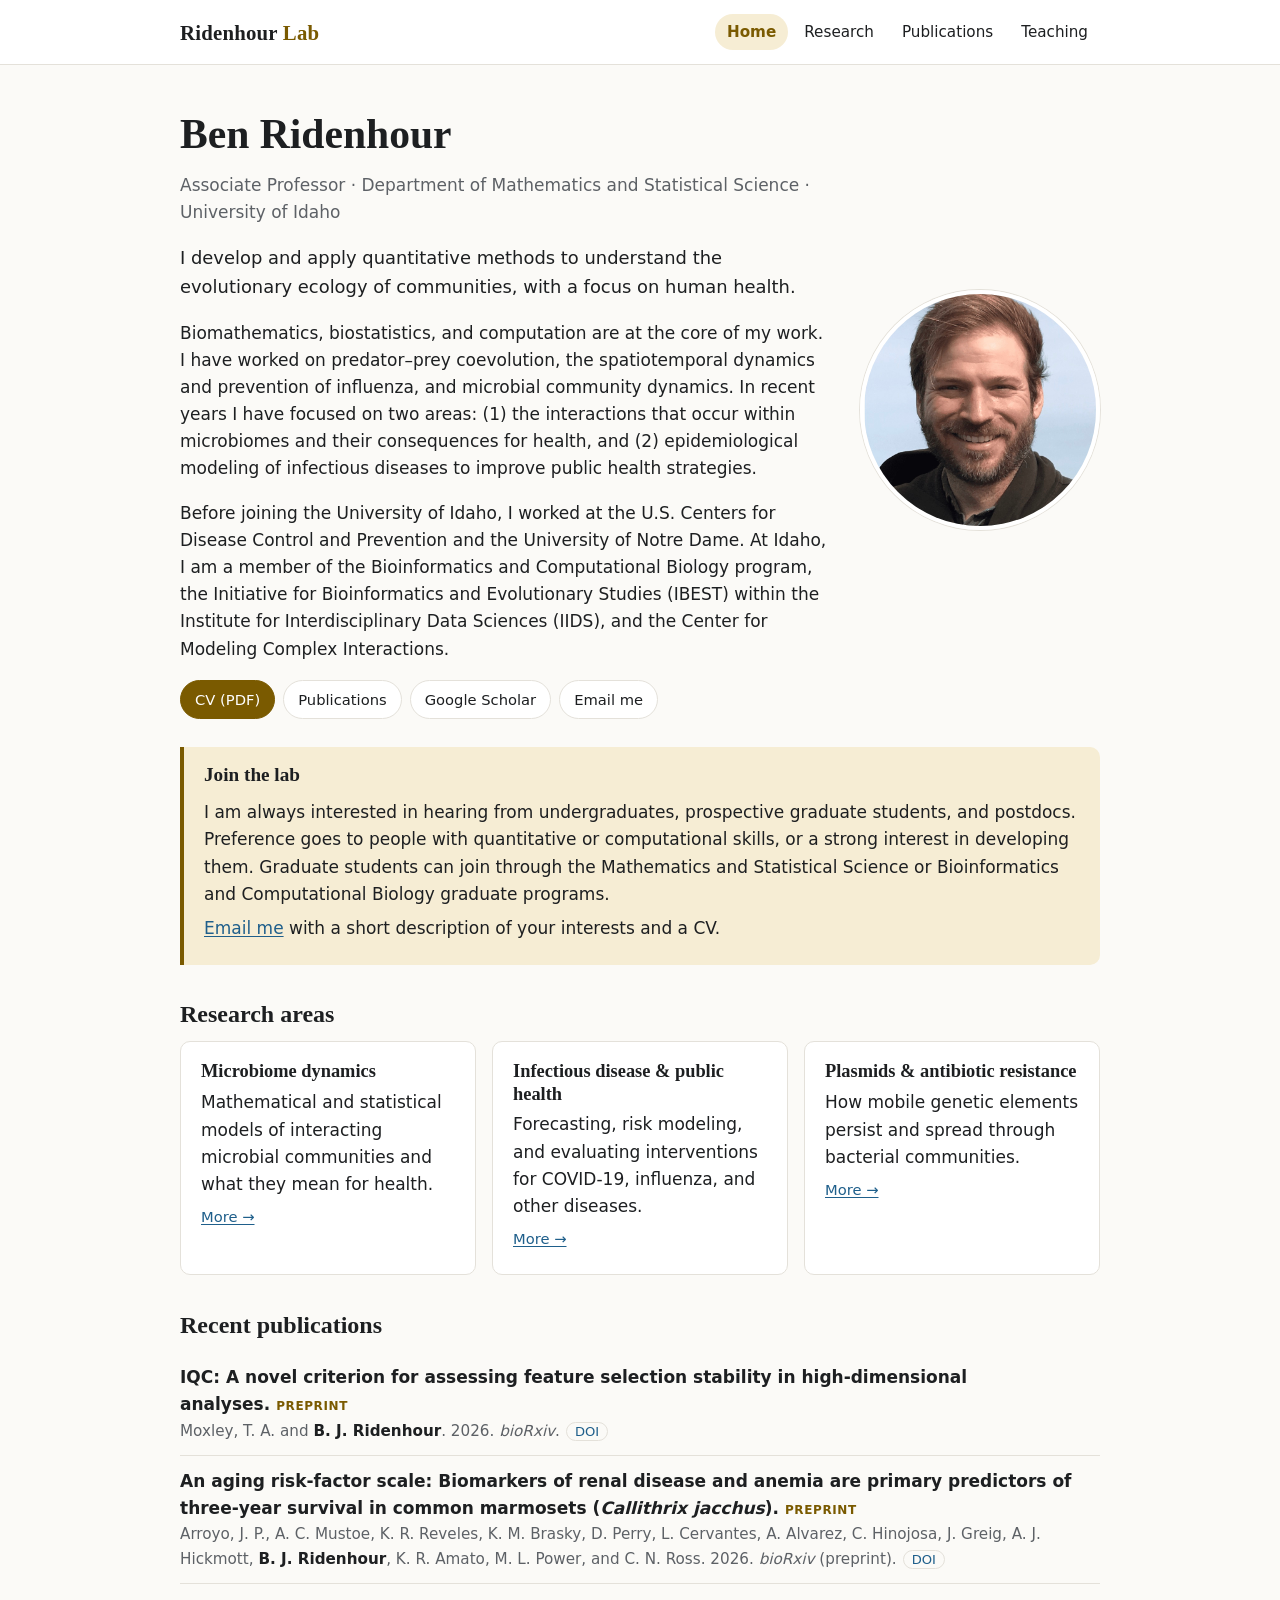
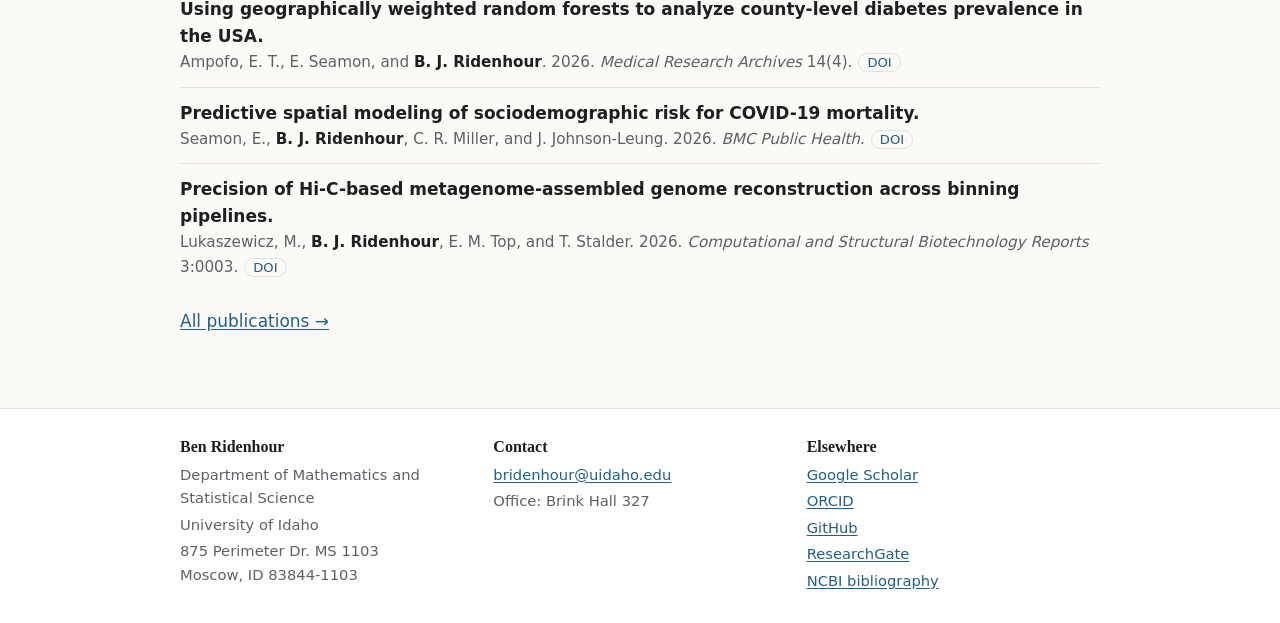
<file: index.html>
<!doctype html>
<html lang="en">
<head>
<meta charset="utf-8">
<meta name="viewport" content="width=device-width, initial-scale=1">
<title>Ridenhour Lab · Quantitative evolutionary ecology &amp; human health</title>
<meta name="description" content="Ben Ridenhour&#x27;s lab at the University of Idaho develops mathematical and statistical methods to understand microbial communities, infectious disease, and human health.">
<meta property="og:title" content="Ridenhour Lab · Quantitative evolutionary ecology &amp; human health">
<meta property="og:description" content="Ben Ridenhour&#x27;s lab at the University of Idaho develops mathematical and statistical methods to understand microbial communities, infectious disease, and human health.">
<meta property="og:type" content="website">
<meta property="og:url" content="https://ridenhourlab.org/">
<link rel="canonical" href="https://ridenhourlab.org/">
<link rel="icon" href="assets/favicon.svg" type="image/svg+xml">
<link rel="stylesheet" href="assets/style.css">
</head>
<body>
<a class="skip" href="#main">Skip to content</a>
<header class="site-header">
  <div class="wrap">
    <a class="brand" href="./">Ridenhour <span>Lab</span></a>
    <nav aria-label="Main">
      <ul>
        <li><a href="./" aria-current="page">Home</a></li>
        <li><a href="research.html">Research</a></li>
        <li><a href="publications.html">Publications</a></li>
        <li><a href="teaching.html">Teaching</a></li>
      </ul>
    </nav>
  </div>
</header>
<main id="main">
  <div class="wrap">
<section class="hero has-photo">
  <div>
    <h1>Ben Ridenhour</h1>
    <p class="role">Associate Professor · Department of Mathematics and Statistical Science · University of Idaho</p>
    <p class="lede">I develop and apply quantitative methods to understand the evolutionary ecology of communities, with a focus on human health.</p>
    <p>Biomathematics, biostatistics, and computation are at the core of my work. I have worked on predator–prey coevolution, the spatiotemporal dynamics and prevention of influenza, and microbial community dynamics. In recent years I have focused on two areas: (1) the interactions that occur within microbiomes and their consequences for health, and (2) epidemiological modeling of infectious diseases to improve public health strategies.</p>
    <p>Before joining the University of Idaho, I worked at the U.S. Centers for Disease Control and Prevention and the University of Notre Dame. At Idaho, I am a member of the Bioinformatics and Computational Biology program, the Initiative for Bioinformatics and Evolutionary Studies (IBEST) within the Institute for Interdisciplinary Data Sciences (IIDS), and the Center for Modeling Complex Interactions.</p>
    <ul class="links">
      <li><a class="btn primary" href="cv/Ridenhour-CV.pdf">CV (PDF)</a></li>
      <li><a class="btn" href="publications.html">Publications</a></li>
      <li><a class="btn" href="https://scholar.google.com/citations?hl=en&amp;user=3RJv6XwAAAAJ">Google Scholar</a></li>
      <li><a class="btn" href="mailto:bridenhour@uidaho.edu">Email me</a></li>
    </ul>
  </div>
  <img class="photo" src="assets/headshot.jpg" alt="Ben Ridenhour" width="240" height="240">
</section>

<div class="callout">
  <h2>Join the lab</h2>
  <p>I am always interested in hearing from undergraduates, prospective graduate students, and postdocs. Preference goes to people with quantitative or computational skills, or a strong interest in developing them. Graduate students can join through the Mathematics and Statistical Science or Bioinformatics and Computational Biology graduate programs.</p>
  <p><a href="mailto:bridenhour@uidaho.edu?subject=Joining%20the%20Ridenhour%20Lab">Email me</a> with a short description of your interests and a CV.</p>
</div>

<h2>Research areas</h2>
<div class="grid">
  <div class="card"><h3>Microbiome dynamics</h3><p>Mathematical and statistical models of interacting microbial communities and what they mean for health.</p><p class="more"><a href="research.html#microbiome">More →</a></p></div>
  <div class="card"><h3>Infectious disease &amp; public health</h3><p>Forecasting, risk modeling, and evaluating interventions for COVID-19, influenza, and other diseases.</p><p class="more"><a href="research.html#epidemiology">More →</a></p></div>
  <div class="card"><h3>Plasmids &amp; antibiotic resistance</h3><p>How mobile genetic elements persist and spread through bacterial communities.</p><p class="more"><a href="research.html#plasmids">More →</a></p></div>
</div>

<h2>Recent publications</h2>
<ul class="pubs">
<li class="pub" data-type="preprint" data-year="2026"><div class="title">IQC: A novel criterion for assessing feature selection stability in high-dimensional analyses.<span class="tag">Preprint</span></div><div class="meta"><span class="authors">Moxley, T. A. and <span class="me">B. J. Ridenhour</span></span>. 2026. <span class="venue">bioRxiv</span>.<a class="doi" href="https://doi.org/10.64898/2026.09.26.754480">DOI</a><span class="altmetric-embed" data-badge-type="4" data-badge-popover="right" data-hide-no-mentions="true" data-doi="10.64898/2026.09.26.754480"></span></div></li>
<li class="pub" data-type="preprint" data-year="2026"><div class="title">An aging risk-factor scale: Biomarkers of renal disease and anemia are primary predictors of three-year survival in common marmosets (<i>Callithrix jacchus</i>).<span class="tag">Preprint</span></div><div class="meta"><span class="authors">Arroyo, J. P., A. C. Mustoe, K. R. Reveles, K. M. Brasky, D. Perry, L. Cervantes, A. Alvarez, C. Hinojosa, J. Greig, A. J. Hickmott, <span class="me">B. J. Ridenhour</span>, K. R. Amato, M. L. Power, and C. N. Ross</span>. 2026. <span class="venue">bioRxiv</span> (preprint).<a class="doi" href="https://doi.org/10.64898/2026.08.06.743332">DOI</a><span class="altmetric-embed" data-badge-type="4" data-badge-popover="right" data-hide-no-mentions="true" data-doi="10.64898/2026.08.06.743332"></span></div></li>
<li class="pub" data-type="article" data-year="2026"><div class="title">Using geographically weighted random forests to analyze county-level diabetes prevalence in the USA.</div><div class="meta"><span class="authors">Ampofo, E. T., E. Seamon, and <span class="me">B. J. Ridenhour</span></span>. 2026. <span class="venue">Medical Research Archives</span> 14(4).<a class="doi" href="https://doi.org/10.18103/mra.v14i4.7305">DOI</a><span class="altmetric-embed" data-badge-type="4" data-badge-popover="right" data-hide-no-mentions="true" data-doi="10.18103/mra.v14i4.7305"></span></div></li>
<li class="pub" data-type="article" data-year="2026"><div class="title">Predictive spatial modeling of sociodemographic risk for COVID-19 mortality.</div><div class="meta"><span class="authors">Seamon, E., <span class="me">B. J. Ridenhour</span>, C. R. Miller, and J. Johnson-Leung</span>. 2026. <span class="venue">BMC Public Health</span>.<a class="doi" href="https://doi.org/10.1186/s12889-026-29313-w">DOI</a><span class="altmetric-embed" data-badge-type="4" data-badge-popover="right" data-hide-no-mentions="true" data-doi="10.1186/s12889-026-29313-w"></span></div></li>
<li class="pub" data-type="article" data-year="2026"><div class="title">Precision of Hi-C-based metagenome-assembled genome reconstruction across binning pipelines.</div><div class="meta"><span class="authors">Lukaszewicz, M., <span class="me">B. J. Ridenhour</span>, E. M. Top, and T. Stalder</span>. 2026. <span class="venue">Computational and Structural Biotechnology Reports</span> 3:0003.<a class="doi" href="https://doi.org/10.34133/csbr.0003">DOI</a><span class="altmetric-embed" data-badge-type="4" data-badge-popover="right" data-hide-no-mentions="true" data-doi="10.34133/csbr.0003"></span></div></li>
</ul>
<p><a href="publications.html">All publications →</a></p>
  </div>
</main>
<footer class="site-footer">
  <div class="wrap">
    <div>
      <h2>Ben Ridenhour</h2>
      <p>Department of Mathematics and Statistical Science</p>
      <p>University of Idaho</p>
      <p>875 Perimeter Dr. MS 1103<br>Moscow, ID 83844-1103</p>
    </div>
    <div>
      <h2>Contact</h2>
      <p><a href="mailto:bridenhour@uidaho.edu">bridenhour@uidaho.edu</a></p>
      <p>Office: Brink Hall 327</p>
    </div>
    <div>
      <h2>Elsewhere</h2>
      <ul>
        <li><a href="https://scholar.google.com/citations?hl=en&amp;user=3RJv6XwAAAAJ">Google Scholar</a></li>
        <li><a href="https://orcid.org/0000-0001-8271-4629">ORCID</a></li>
        <li><a href="https://github.com/magbenji">GitHub</a></li>
        <li><a href="https://www.researchgate.net/profile/Benjamin_Ridenhour">ResearchGate</a></li>
        <li><a href="https://www.ncbi.nlm.nih.gov/sites/myncbi/benjamin.ridenhour.1/bibliography/48151516/public/?sort=date&amp;direction=descending">NCBI bibliography</a></li>
      </ul>
    </div>
  </div>
</footer>
<script async src="https://d1bxh8uas1mnw7.cloudfront.net/assets/embed.js"></script>
</body>
</html>
</file>
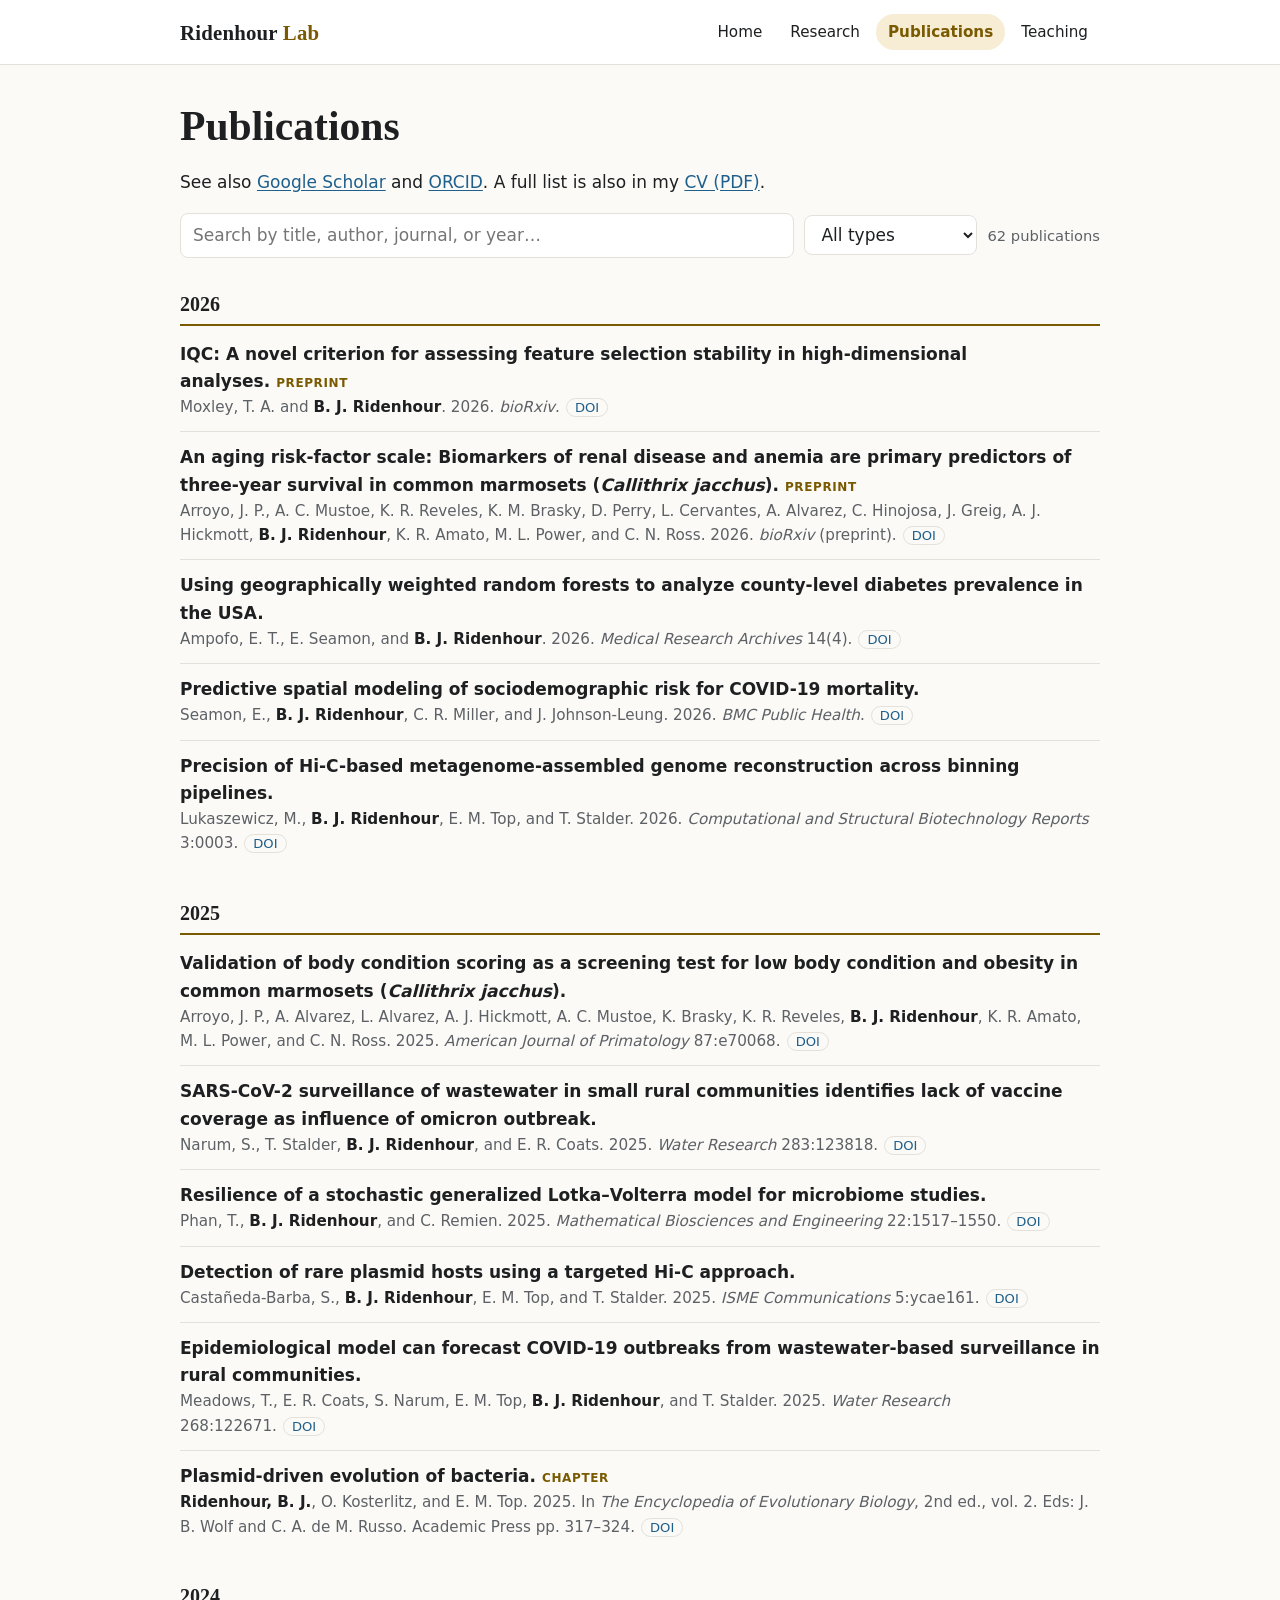
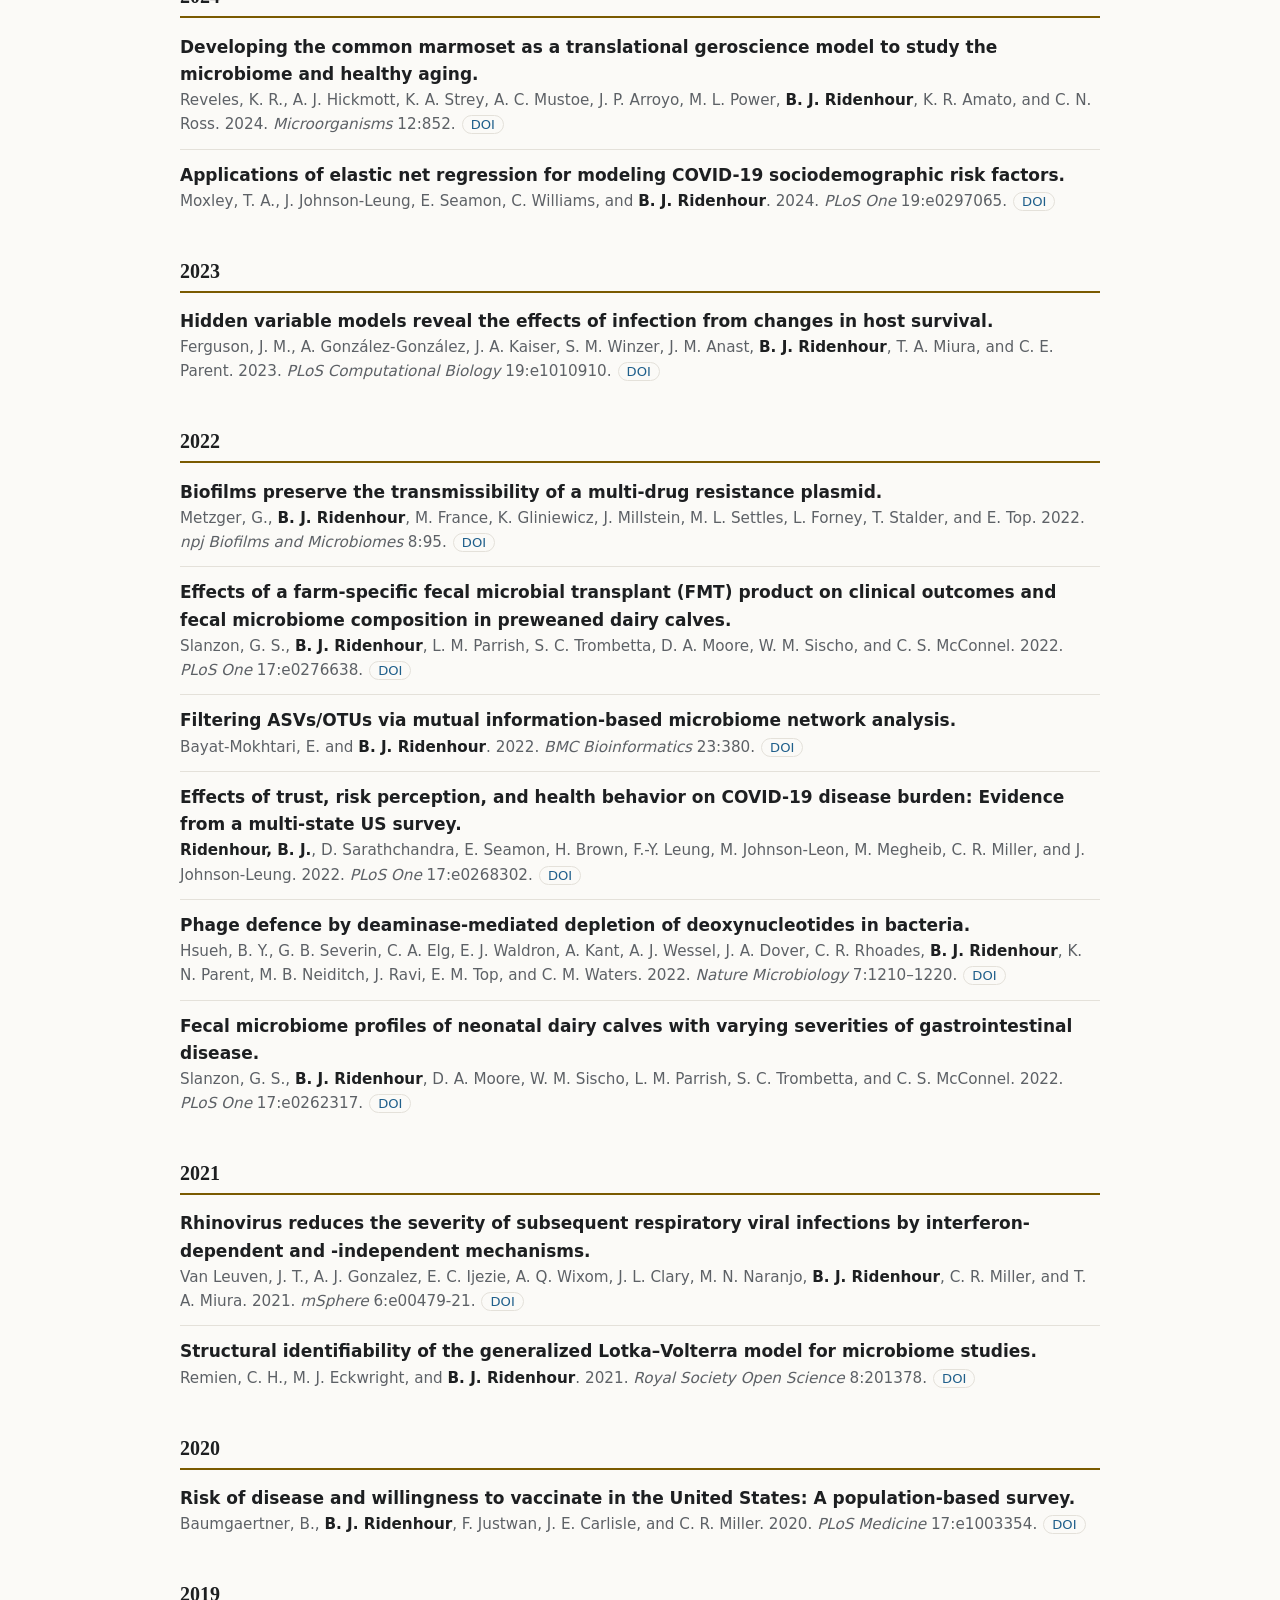
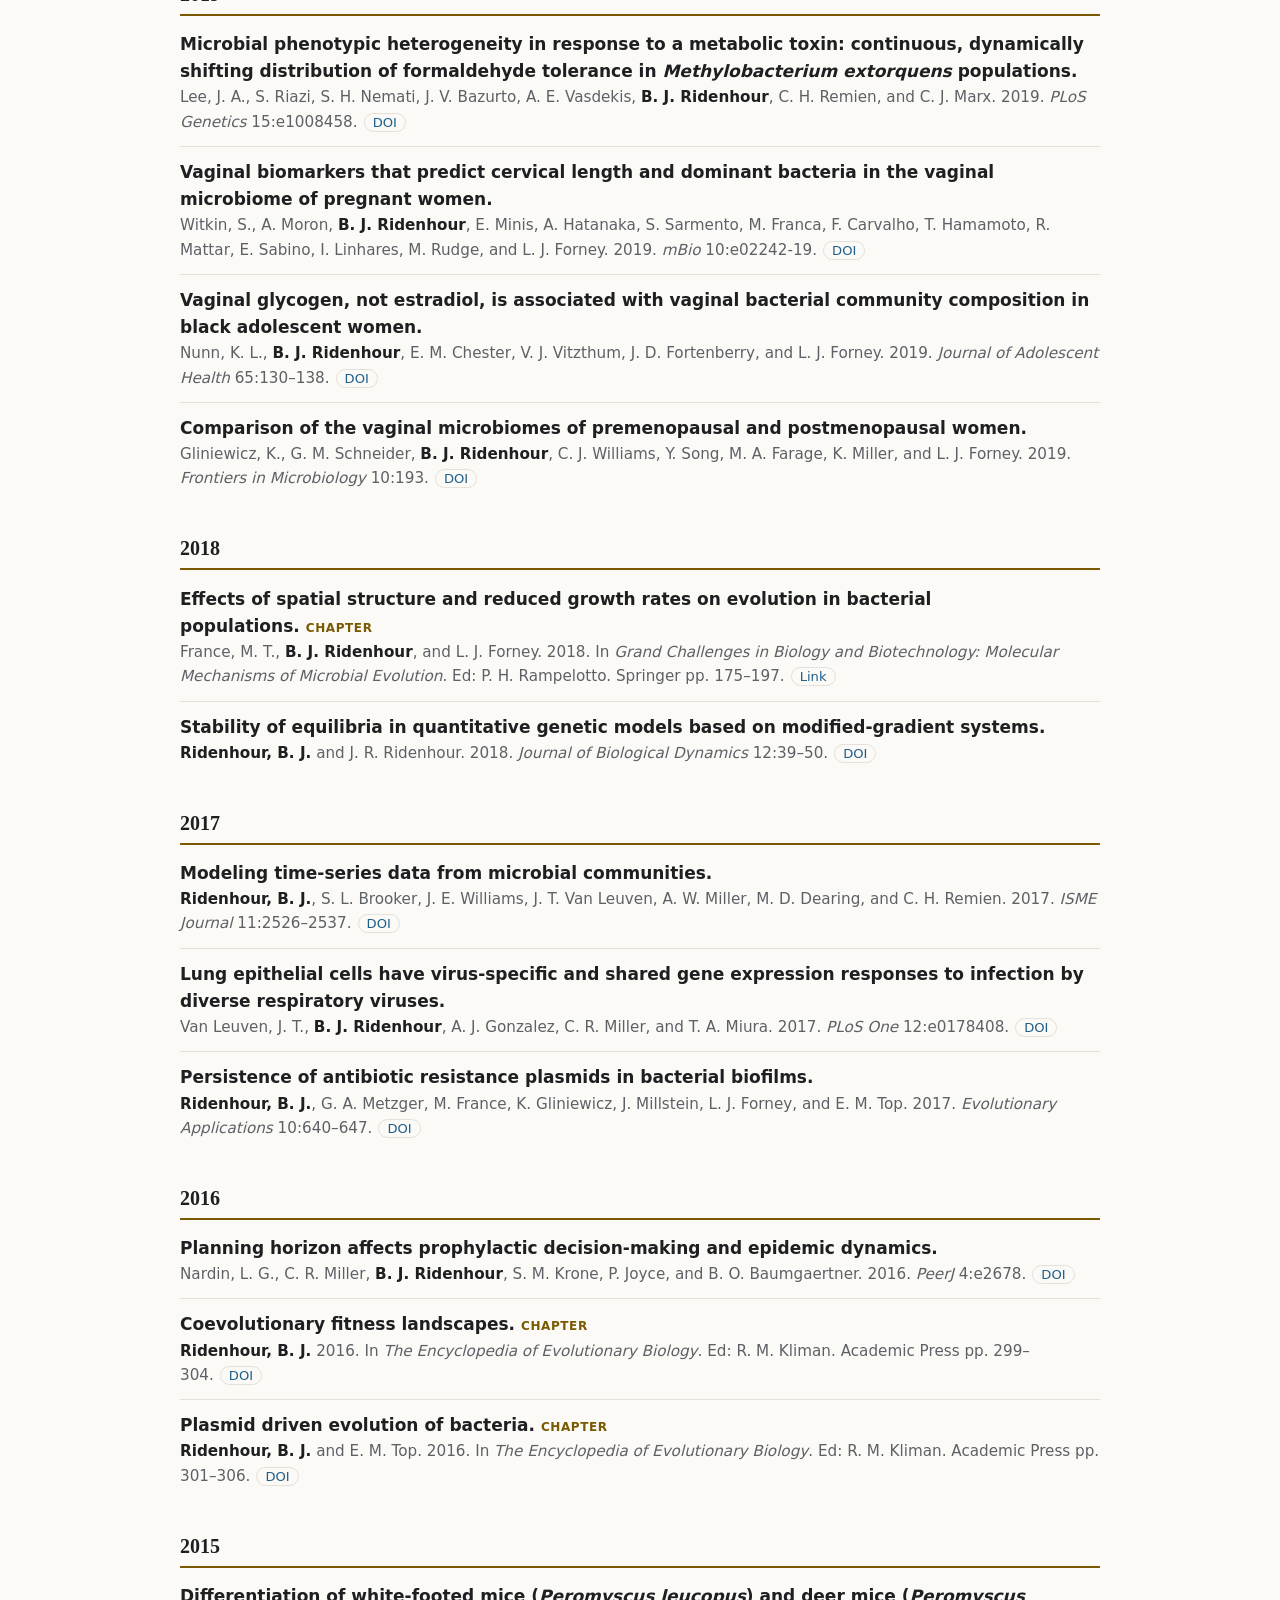
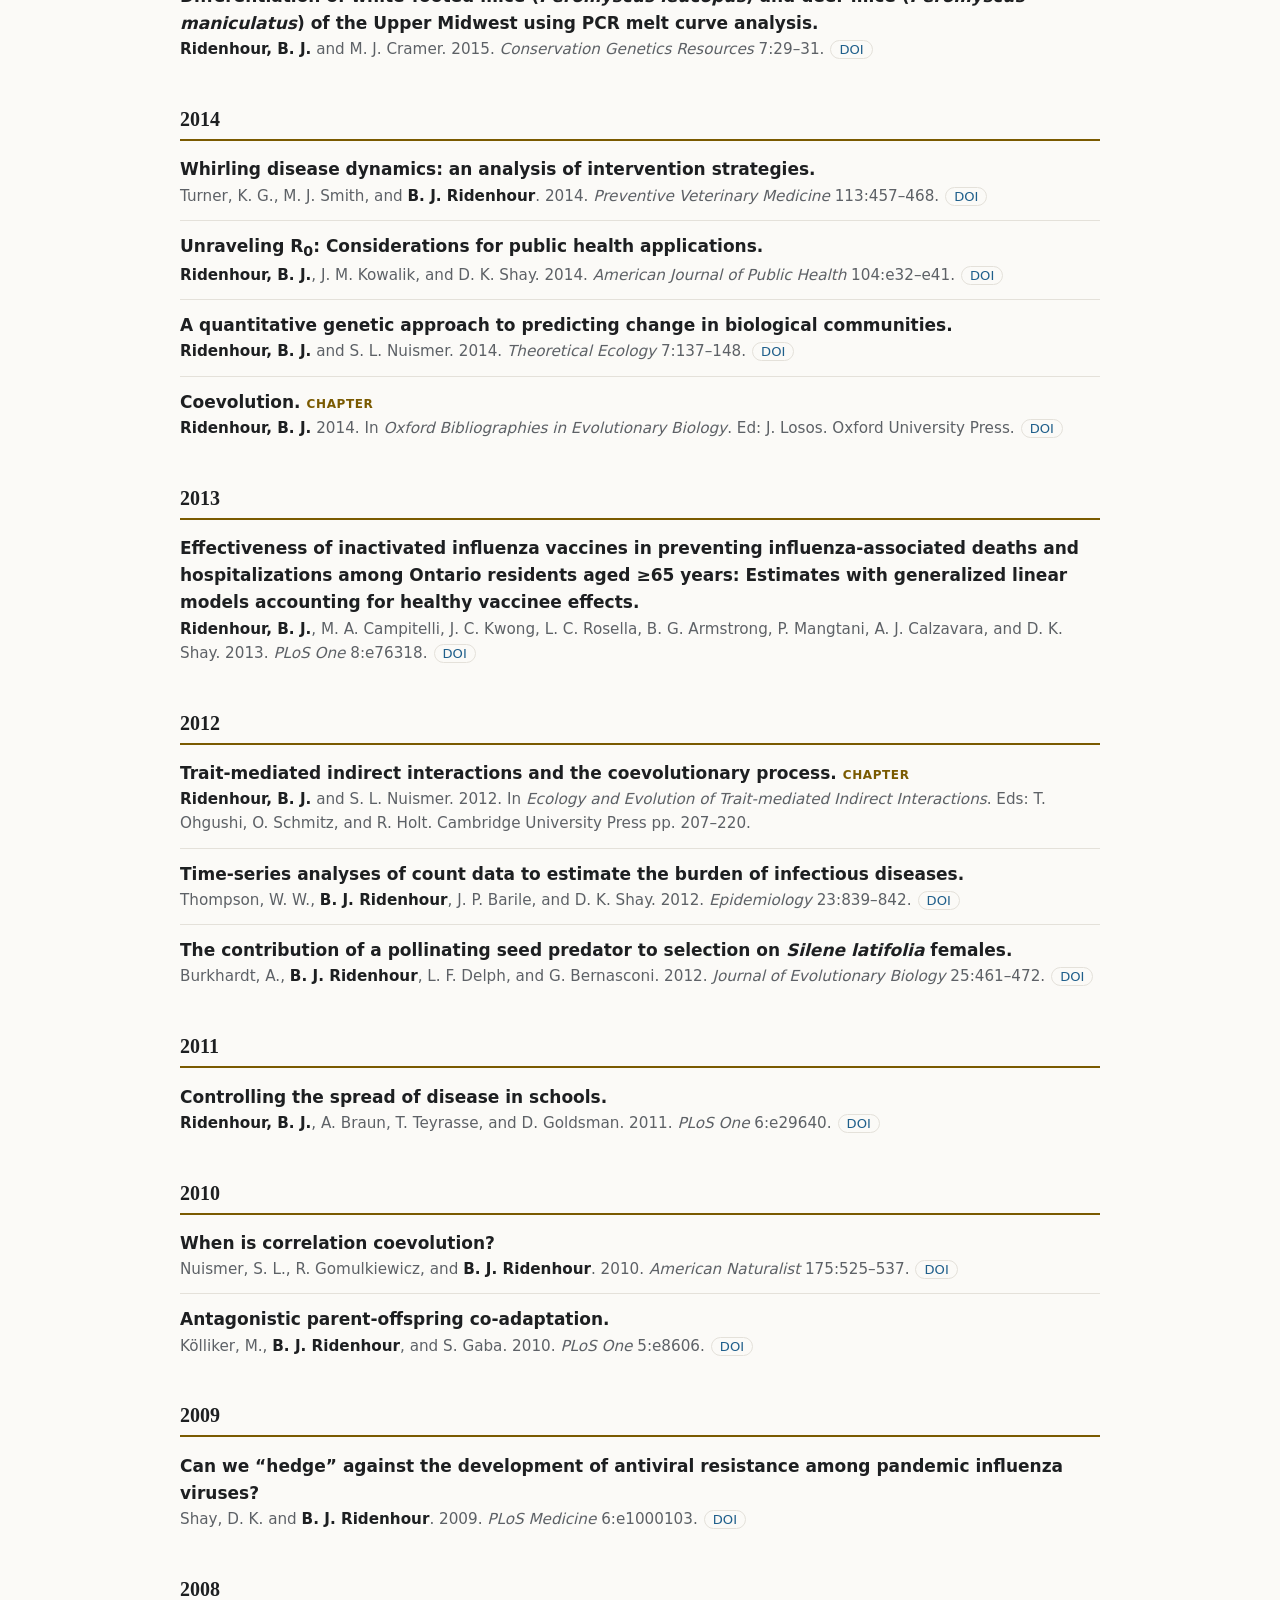
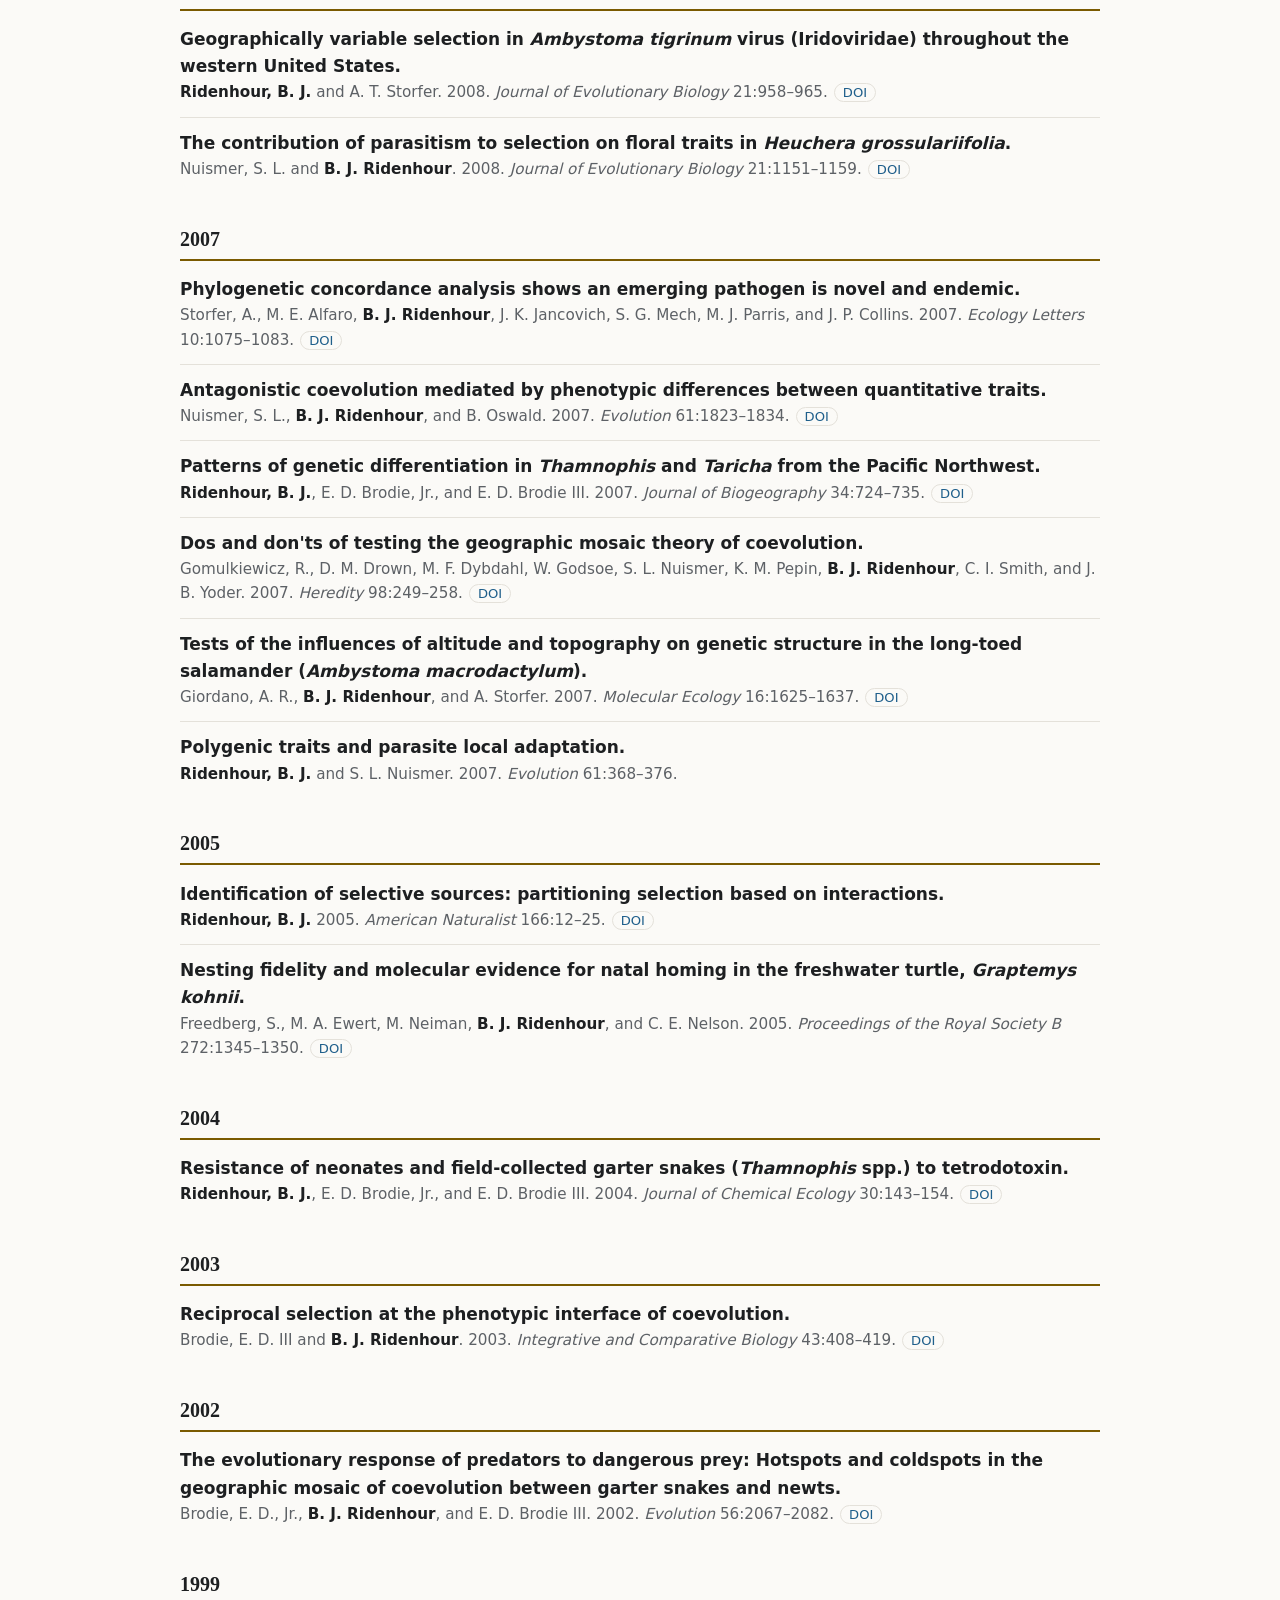
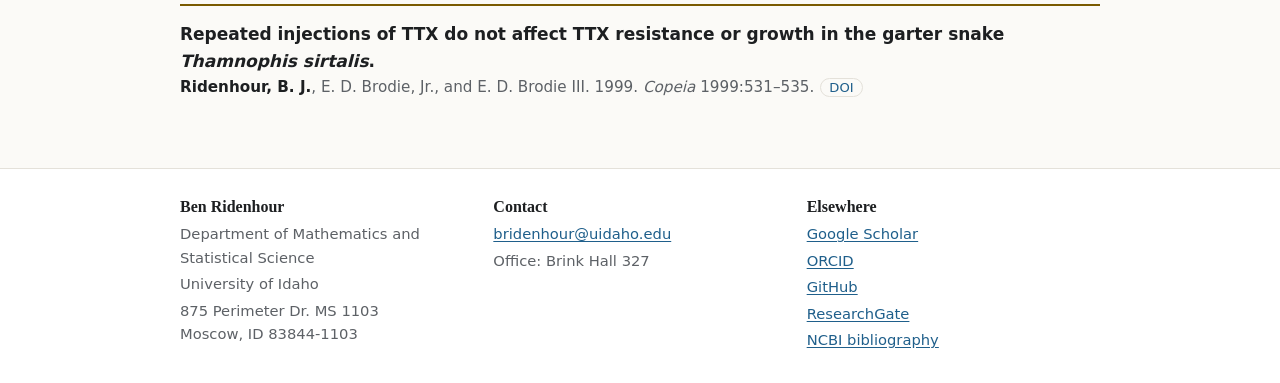
<file: publications.html>
<!doctype html>
<html lang="en">
<head>
<meta charset="utf-8">
<meta name="viewport" content="width=device-width, initial-scale=1">
<title>Publications · Ridenhour Lab</title>
<meta name="description" content="Peer-reviewed publications and book chapters by Ben Ridenhour and collaborators.">
<meta property="og:title" content="Publications · Ridenhour Lab">
<meta property="og:description" content="Peer-reviewed publications and book chapters by Ben Ridenhour and collaborators.">
<meta property="og:type" content="website">
<meta property="og:url" content="https://ridenhourlab.org/publications.html">
<link rel="canonical" href="https://ridenhourlab.org/publications.html">
<link rel="icon" href="assets/favicon.svg" type="image/svg+xml">
<link rel="stylesheet" href="assets/style.css">
</head>
<body>
<a class="skip" href="#main">Skip to content</a>
<header class="site-header">
  <div class="wrap">
    <a class="brand" href="./">Ridenhour <span>Lab</span></a>
    <nav aria-label="Main">
      <ul>
        <li><a href="./">Home</a></li>
        <li><a href="research.html">Research</a></li>
        <li><a href="publications.html" aria-current="page">Publications</a></li>
        <li><a href="teaching.html">Teaching</a></li>
      </ul>
    </nav>
  </div>
</header>
<main id="main">
  <div class="wrap">
<h1>Publications</h1>
<p>See also <a href="https://scholar.google.com/citations?hl=en&amp;user=3RJv6XwAAAAJ">Google Scholar</a> and <a href="https://orcid.org/0000-0001-8271-4629">ORCID</a>. A full list is also in my <a href="cv/Ridenhour-CV.pdf">CV (PDF)</a>.</p>
<div class="toolbar" role="search">
  <label class="skip" for="pub-search">Search publications</label>
  <input id="pub-search" type="search" placeholder="Search by title, author, journal, or year…" autocomplete="off">
  <label class="skip" for="pub-type">Type</label>
  <select id="pub-type">
    <option value="">All types</option>
    <option value="article">Journal articles</option>
    <option value="chapter">Book chapters</option>
    <option value="preprint">Preprints</option>
  </select>
  <span class="count" id="pub-count" aria-live="polite">62 publications</span>
</div>
<section class="year-group"><h2>2026</h2>
<ul class="pubs">
<li class="pub" data-type="preprint" data-year="2026"><div class="title">IQC: A novel criterion for assessing feature selection stability in high-dimensional analyses.<span class="tag">Preprint</span></div><div class="meta"><span class="authors">Moxley, T. A. and <span class="me">B. J. Ridenhour</span></span>. 2026. <span class="venue">bioRxiv</span>.<a class="doi" href="https://doi.org/10.64898/2026.09.26.754480">DOI</a><span class="altmetric-embed" data-badge-type="4" data-badge-popover="right" data-hide-no-mentions="true" data-doi="10.64898/2026.09.26.754480"></span></div></li>
<li class="pub" data-type="preprint" data-year="2026"><div class="title">An aging risk-factor scale: Biomarkers of renal disease and anemia are primary predictors of three-year survival in common marmosets (<i>Callithrix jacchus</i>).<span class="tag">Preprint</span></div><div class="meta"><span class="authors">Arroyo, J. P., A. C. Mustoe, K. R. Reveles, K. M. Brasky, D. Perry, L. Cervantes, A. Alvarez, C. Hinojosa, J. Greig, A. J. Hickmott, <span class="me">B. J. Ridenhour</span>, K. R. Amato, M. L. Power, and C. N. Ross</span>. 2026. <span class="venue">bioRxiv</span> (preprint).<a class="doi" href="https://doi.org/10.64898/2026.08.06.743332">DOI</a><span class="altmetric-embed" data-badge-type="4" data-badge-popover="right" data-hide-no-mentions="true" data-doi="10.64898/2026.08.06.743332"></span></div></li>
<li class="pub" data-type="article" data-year="2026"><div class="title">Using geographically weighted random forests to analyze county-level diabetes prevalence in the USA.</div><div class="meta"><span class="authors">Ampofo, E. T., E. Seamon, and <span class="me">B. J. Ridenhour</span></span>. 2026. <span class="venue">Medical Research Archives</span> 14(4).<a class="doi" href="https://doi.org/10.18103/mra.v14i4.7305">DOI</a><span class="altmetric-embed" data-badge-type="4" data-badge-popover="right" data-hide-no-mentions="true" data-doi="10.18103/mra.v14i4.7305"></span></div></li>
<li class="pub" data-type="article" data-year="2026"><div class="title">Predictive spatial modeling of sociodemographic risk for COVID-19 mortality.</div><div class="meta"><span class="authors">Seamon, E., <span class="me">B. J. Ridenhour</span>, C. R. Miller, and J. Johnson-Leung</span>. 2026. <span class="venue">BMC Public Health</span>.<a class="doi" href="https://doi.org/10.1186/s12889-026-29313-w">DOI</a><span class="altmetric-embed" data-badge-type="4" data-badge-popover="right" data-hide-no-mentions="true" data-doi="10.1186/s12889-026-29313-w"></span></div></li>
<li class="pub" data-type="article" data-year="2026"><div class="title">Precision of Hi-C-based metagenome-assembled genome reconstruction across binning pipelines.</div><div class="meta"><span class="authors">Lukaszewicz, M., <span class="me">B. J. Ridenhour</span>, E. M. Top, and T. Stalder</span>. 2026. <span class="venue">Computational and Structural Biotechnology Reports</span> 3:0003.<a class="doi" href="https://doi.org/10.34133/csbr.0003">DOI</a><span class="altmetric-embed" data-badge-type="4" data-badge-popover="right" data-hide-no-mentions="true" data-doi="10.34133/csbr.0003"></span></div></li>
</ul>
</section>
<section class="year-group"><h2>2025</h2>
<ul class="pubs">
<li class="pub" data-type="article" data-year="2025"><div class="title">Validation of body condition scoring as a screening test for low body condition and obesity in common marmosets (<i>Callithrix jacchus</i>).</div><div class="meta"><span class="authors">Arroyo, J. P., A. Alvarez, L. Alvarez, A. J. Hickmott, A. C. Mustoe, K. Brasky, K. R. Reveles, <span class="me">B. J. Ridenhour</span>, K. R. Amato, M. L. Power, and C. N. Ross</span>. 2025. <span class="venue">American Journal of Primatology</span> 87:e70068.<a class="doi" href="https://doi.org/10.1002/ajp.70068">DOI</a><span class="altmetric-embed" data-badge-type="4" data-badge-popover="right" data-hide-no-mentions="true" data-doi="10.1002/ajp.70068"></span></div></li>
<li class="pub" data-type="article" data-year="2025"><div class="title">SARS-CoV-2 surveillance of wastewater in small rural communities identifies lack of vaccine coverage as influence of omicron outbreak.</div><div class="meta"><span class="authors">Narum, S., T. Stalder, <span class="me">B. J. Ridenhour</span>, and E. R. Coats</span>. 2025. <span class="venue">Water Research</span> 283:123818.<a class="doi" href="https://doi.org/10.1016/j.watres.2025.123818">DOI</a><span class="altmetric-embed" data-badge-type="4" data-badge-popover="right" data-hide-no-mentions="true" data-doi="10.1016/j.watres.2025.123818"></span></div></li>
<li class="pub" data-type="article" data-year="2025"><div class="title">Resilience of a stochastic generalized Lotka–Volterra model for microbiome studies.</div><div class="meta"><span class="authors">Phan, T., <span class="me">B. J. Ridenhour</span>, and C. Remien</span>. 2025. <span class="venue">Mathematical Biosciences and Engineering</span> 22:1517–1550.<a class="doi" href="https://doi.org/10.3934/mbe.2025056">DOI</a><span class="altmetric-embed" data-badge-type="4" data-badge-popover="right" data-hide-no-mentions="true" data-doi="10.3934/mbe.2025056"></span></div></li>
<li class="pub" data-type="article" data-year="2025"><div class="title">Detection of rare plasmid hosts using a targeted Hi-C approach.</div><div class="meta"><span class="authors">Castañeda-Barba, S., <span class="me">B. J. Ridenhour</span>, E. M. Top, and T. Stalder</span>. 2025. <span class="venue">ISME Communications</span> 5:ycae161.<a class="doi" href="https://doi.org/10.1093/ismeco/ycae161">DOI</a><span class="altmetric-embed" data-badge-type="4" data-badge-popover="right" data-hide-no-mentions="true" data-doi="10.1093/ismeco/ycae161"></span></div></li>
<li class="pub" data-type="article" data-year="2025"><div class="title">Epidemiological model can forecast COVID-19 outbreaks from wastewater-based surveillance in rural communities.</div><div class="meta"><span class="authors">Meadows, T., E. R. Coats, S. Narum, E. M. Top, <span class="me">B. J. Ridenhour</span>, and T. Stalder</span>. 2025. <span class="venue">Water Research</span> 268:122671.<a class="doi" href="https://doi.org/10.1016/j.watres.2024.122671">DOI</a><span class="altmetric-embed" data-badge-type="4" data-badge-popover="right" data-hide-no-mentions="true" data-doi="10.1016/j.watres.2024.122671"></span></div></li>
<li class="pub" data-type="chapter" data-year="2025"><div class="title">Plasmid-driven evolution of bacteria.<span class="tag">Chapter</span></div><div class="meta"><span class="authors"><span class="me">Ridenhour, B. J.</span>, O. Kosterlitz, and E. M. Top</span>. 2025. In <i>The Encyclopedia of Evolutionary Biology</i>, 2nd ed., vol. 2. Eds: J. B. Wolf and C. A. de M. Russo. Academic Press pp. 317–324.<a class="doi" href="https://doi.org/10.1016/B978-0-443-15750-9.00144-0">DOI</a><span class="altmetric-embed" data-badge-type="4" data-badge-popover="right" data-hide-no-mentions="true" data-doi="10.1016/B978-0-443-15750-9.00144-0"></span></div></li>
</ul>
</section>
<section class="year-group"><h2>2024</h2>
<ul class="pubs">
<li class="pub" data-type="article" data-year="2024"><div class="title">Developing the common marmoset as a translational geroscience model to study the microbiome and healthy aging.</div><div class="meta"><span class="authors">Reveles, K. R., A. J. Hickmott, K. A. Strey, A. C. Mustoe, J. P. Arroyo, M. L. Power, <span class="me">B. J. Ridenhour</span>, K. R. Amato, and C. N. Ross</span>. 2024. <span class="venue">Microorganisms</span> 12:852.<a class="doi" href="https://doi.org/10.3390/microorganisms12050852">DOI</a><span class="altmetric-embed" data-badge-type="4" data-badge-popover="right" data-hide-no-mentions="true" data-doi="10.3390/microorganisms12050852"></span></div></li>
<li class="pub" data-type="article" data-year="2024"><div class="title">Applications of elastic net regression for modeling COVID-19 sociodemographic risk factors.</div><div class="meta"><span class="authors">Moxley, T. A., J. Johnson-Leung, E. Seamon, C. Williams, and <span class="me">B. J. Ridenhour</span></span>. 2024. <span class="venue">PLoS One</span> 19:e0297065.<a class="doi" href="https://doi.org/10.1371/journal.pone.0297065">DOI</a><span class="altmetric-embed" data-badge-type="4" data-badge-popover="right" data-hide-no-mentions="true" data-doi="10.1371/journal.pone.0297065"></span></div></li>
</ul>
</section>
<section class="year-group"><h2>2023</h2>
<ul class="pubs">
<li class="pub" data-type="article" data-year="2023"><div class="title">Hidden variable models reveal the effects of infection from changes in host survival.</div><div class="meta"><span class="authors">Ferguson, J. M., A. González-González, J. A. Kaiser, S. M. Winzer, J. M. Anast, <span class="me">B. J. Ridenhour</span>, T. A. Miura, and C. E. Parent</span>. 2023. <span class="venue">PLoS Computational Biology</span> 19:e1010910.<a class="doi" href="https://doi.org/10.1371/journal.pcbi.1010910">DOI</a><span class="altmetric-embed" data-badge-type="4" data-badge-popover="right" data-hide-no-mentions="true" data-doi="10.1371/journal.pcbi.1010910"></span></div></li>
</ul>
</section>
<section class="year-group"><h2>2022</h2>
<ul class="pubs">
<li class="pub" data-type="article" data-year="2022"><div class="title">Biofilms preserve the transmissibility of a multi-drug resistance plasmid.</div><div class="meta"><span class="authors">Metzger, G., <span class="me">B. J. Ridenhour</span>, M. France, K. Gliniewicz, J. Millstein, M. L. Settles, L. Forney, T. Stalder, and E. Top</span>. 2022. <span class="venue">npj Biofilms and Microbiomes</span> 8:95.<a class="doi" href="https://doi.org/10.1038/s41522-022-00357-1">DOI</a><span class="altmetric-embed" data-badge-type="4" data-badge-popover="right" data-hide-no-mentions="true" data-doi="10.1038/s41522-022-00357-1"></span></div></li>
<li class="pub" data-type="article" data-year="2022"><div class="title">Effects of a farm-specific fecal microbial transplant (FMT) product on clinical outcomes and fecal microbiome composition in preweaned dairy calves.</div><div class="meta"><span class="authors">Slanzon, G. S., <span class="me">B. J. Ridenhour</span>, L. M. Parrish, S. C. Trombetta, D. A. Moore, W. M. Sischo, and C. S. McConnel</span>. 2022. <span class="venue">PLoS One</span> 17:e0276638.<a class="doi" href="https://doi.org/10.1371/journal.pone.0276638">DOI</a><span class="altmetric-embed" data-badge-type="4" data-badge-popover="right" data-hide-no-mentions="true" data-doi="10.1371/journal.pone.0276638"></span></div></li>
<li class="pub" data-type="article" data-year="2022"><div class="title">Filtering ASVs/OTUs via mutual information-based microbiome network analysis.</div><div class="meta"><span class="authors">Bayat-Mokhtari, E. and <span class="me">B. J. Ridenhour</span></span>. 2022. <span class="venue">BMC Bioinformatics</span> 23:380.<a class="doi" href="https://doi.org/10.1186/s12859-022-04919-0">DOI</a><span class="altmetric-embed" data-badge-type="4" data-badge-popover="right" data-hide-no-mentions="true" data-doi="10.1186/s12859-022-04919-0"></span></div></li>
<li class="pub" data-type="article" data-year="2022"><div class="title">Effects of trust, risk perception, and health behavior on COVID-19 disease burden: Evidence from a multi-state US survey.</div><div class="meta"><span class="authors"><span class="me">Ridenhour, B. J.</span>, D. Sarathchandra, E. Seamon, H. Brown, F.-Y. Leung, M. Johnson-Leon, M. Megheib, C. R. Miller, and J. Johnson-Leung</span>. 2022. <span class="venue">PLoS One</span> 17:e0268302.<a class="doi" href="https://doi.org/10.1371/journal.pone.0268302">DOI</a><span class="altmetric-embed" data-badge-type="4" data-badge-popover="right" data-hide-no-mentions="true" data-doi="10.1371/journal.pone.0268302"></span></div></li>
<li class="pub" data-type="article" data-year="2022"><div class="title">Phage defence by deaminase-mediated depletion of deoxynucleotides in bacteria.</div><div class="meta"><span class="authors">Hsueh, B. Y., G. B. Severin, C. A. Elg, E. J. Waldron, A. Kant, A. J. Wessel, J. A. Dover, C. R. Rhoades, <span class="me">B. J. Ridenhour</span>, K. N. Parent, M. B. Neiditch, J. Ravi, E. M. Top, and C. M. Waters</span>. 2022. <span class="venue">Nature Microbiology</span> 7:1210–1220.<a class="doi" href="https://doi.org/10.1038/s41564-022-01162-4">DOI</a><span class="altmetric-embed" data-badge-type="4" data-badge-popover="right" data-hide-no-mentions="true" data-doi="10.1038/s41564-022-01162-4"></span></div></li>
<li class="pub" data-type="article" data-year="2022"><div class="title">Fecal microbiome profiles of neonatal dairy calves with varying severities of gastrointestinal disease.</div><div class="meta"><span class="authors">Slanzon, G. S., <span class="me">B. J. Ridenhour</span>, D. A. Moore, W. M. Sischo, L. M. Parrish, S. C. Trombetta, and C. S. McConnel</span>. 2022. <span class="venue">PLoS One</span> 17:e0262317.<a class="doi" href="https://doi.org/10.1371/journal.pone.0262317">DOI</a><span class="altmetric-embed" data-badge-type="4" data-badge-popover="right" data-hide-no-mentions="true" data-doi="10.1371/journal.pone.0262317"></span></div></li>
</ul>
</section>
<section class="year-group"><h2>2021</h2>
<ul class="pubs">
<li class="pub" data-type="article" data-year="2021"><div class="title">Rhinovirus reduces the severity of subsequent respiratory viral infections by interferon-dependent and -independent mechanisms.</div><div class="meta"><span class="authors">Van Leuven, J. T., A. J. Gonzalez, E. C. Ijezie, A. Q. Wixom, J. L. Clary, M. N. Naranjo, <span class="me">B. J. Ridenhour</span>, C. R. Miller, and T. A. Miura</span>. 2021. <span class="venue">mSphere</span> 6:e00479-21.<a class="doi" href="https://doi.org/10.1128/mSphere.00479-21">DOI</a><span class="altmetric-embed" data-badge-type="4" data-badge-popover="right" data-hide-no-mentions="true" data-doi="10.1128/mSphere.00479-21"></span></div></li>
<li class="pub" data-type="article" data-year="2021"><div class="title">Structural identifiability of the generalized Lotka–Volterra model for microbiome studies.</div><div class="meta"><span class="authors">Remien, C. H., M. J. Eckwright, and <span class="me">B. J. Ridenhour</span></span>. 2021. <span class="venue">Royal Society Open Science</span> 8:201378.<a class="doi" href="https://doi.org/10.1098/rsos.201378">DOI</a><span class="altmetric-embed" data-badge-type="4" data-badge-popover="right" data-hide-no-mentions="true" data-doi="10.1098/rsos.201378"></span></div></li>
</ul>
</section>
<section class="year-group"><h2>2020</h2>
<ul class="pubs">
<li class="pub" data-type="article" data-year="2020"><div class="title">Risk of disease and willingness to vaccinate in the United States: A population-based survey.</div><div class="meta"><span class="authors">Baumgaertner, B., <span class="me">B. J. Ridenhour</span>, F. Justwan, J. E. Carlisle, and C. R. Miller</span>. 2020. <span class="venue">PLoS Medicine</span> 17:e1003354.<a class="doi" href="https://doi.org/10.1371/journal.pmed.1003354">DOI</a><span class="altmetric-embed" data-badge-type="4" data-badge-popover="right" data-hide-no-mentions="true" data-doi="10.1371/journal.pmed.1003354"></span></div></li>
</ul>
</section>
<section class="year-group"><h2>2019</h2>
<ul class="pubs">
<li class="pub" data-type="article" data-year="2019"><div class="title">Microbial phenotypic heterogeneity in response to a metabolic toxin: continuous, dynamically shifting distribution of formaldehyde tolerance in <i>Methylobacterium extorquens</i> populations.</div><div class="meta"><span class="authors">Lee, J. A., S. Riazi, S. H. Nemati, J. V. Bazurto, A. E. Vasdekis, <span class="me">B. J. Ridenhour</span>, C. H. Remien, and C. J. Marx</span>. 2019. <span class="venue">PLoS Genetics</span> 15:e1008458.<a class="doi" href="https://doi.org/10.1371/journal.pgen.1008458">DOI</a><span class="altmetric-embed" data-badge-type="4" data-badge-popover="right" data-hide-no-mentions="true" data-doi="10.1371/journal.pgen.1008458"></span></div></li>
<li class="pub" data-type="article" data-year="2019"><div class="title">Vaginal biomarkers that predict cervical length and dominant bacteria in the vaginal microbiome of pregnant women.</div><div class="meta"><span class="authors">Witkin, S., A. Moron, <span class="me">B. J. Ridenhour</span>, E. Minis, A. Hatanaka, S. Sarmento, M. Franca, F. Carvalho, T. Hamamoto, R. Mattar, E. Sabino, I. Linhares, M. Rudge, and L. J. Forney</span>. 2019. <span class="venue">mBio</span> 10:e02242-19.<a class="doi" href="https://doi.org/10.1128/mBio.02242-19">DOI</a><span class="altmetric-embed" data-badge-type="4" data-badge-popover="right" data-hide-no-mentions="true" data-doi="10.1128/mBio.02242-19"></span></div></li>
<li class="pub" data-type="article" data-year="2019"><div class="title">Vaginal glycogen, not estradiol, is associated with vaginal bacterial community composition in black adolescent women.</div><div class="meta"><span class="authors">Nunn, K. L., <span class="me">B. J. Ridenhour</span>, E. M. Chester, V. J. Vitzthum, J. D. Fortenberry, and L. J. Forney</span>. 2019. <span class="venue">Journal of Adolescent Health</span> 65:130–138.<a class="doi" href="https://doi.org/10.1016/j.jadohealth.2019.01.010">DOI</a><span class="altmetric-embed" data-badge-type="4" data-badge-popover="right" data-hide-no-mentions="true" data-doi="10.1016/j.jadohealth.2019.01.010"></span></div></li>
<li class="pub" data-type="article" data-year="2019"><div class="title">Comparison of the vaginal microbiomes of premenopausal and postmenopausal women.</div><div class="meta"><span class="authors">Gliniewicz, K., G. M. Schneider, <span class="me">B. J. Ridenhour</span>, C. J. Williams, Y. Song, M. A. Farage, K. Miller, and L. J. Forney</span>. 2019. <span class="venue">Frontiers in Microbiology</span> 10:193.<a class="doi" href="https://doi.org/10.3389/fmicb.2019.00193">DOI</a><span class="altmetric-embed" data-badge-type="4" data-badge-popover="right" data-hide-no-mentions="true" data-doi="10.3389/fmicb.2019.00193"></span></div></li>
</ul>
</section>
<section class="year-group"><h2>2018</h2>
<ul class="pubs">
<li class="pub" data-type="chapter" data-year="2018"><div class="title">Effects of spatial structure and reduced growth rates on evolution in bacterial populations.<span class="tag">Chapter</span></div><div class="meta"><span class="authors">France, M. T., <span class="me">B. J. Ridenhour</span>, and L. J. Forney</span>. 2018. In <i>Grand Challenges in Biology and Biotechnology: Molecular Mechanisms of Microbial Evolution</i>. Ed: P. H. Rampelotto. Springer pp. 175–197.<a class="doi" href="https://www.springer.com/us/book/9783319690773">Link</a></div></li>
<li class="pub" data-type="article" data-year="2018"><div class="title">Stability of equilibria in quantitative genetic models based on modified-gradient systems.</div><div class="meta"><span class="authors"><span class="me">Ridenhour, B. J.</span> and J. R. Ridenhour</span>. 2018. <span class="venue">Journal of Biological Dynamics</span> 12:39–50.<a class="doi" href="https://doi.org/10.1080/17513758.2017.1400598">DOI</a><span class="altmetric-embed" data-badge-type="4" data-badge-popover="right" data-hide-no-mentions="true" data-doi="10.1080/17513758.2017.1400598"></span></div></li>
</ul>
</section>
<section class="year-group"><h2>2017</h2>
<ul class="pubs">
<li class="pub" data-type="article" data-year="2017"><div class="title">Modeling time-series data from microbial communities.</div><div class="meta"><span class="authors"><span class="me">Ridenhour, B. J.</span>, S. L. Brooker, J. E. Williams, J. T. Van Leuven, A. W. Miller, M. D. Dearing, and C. H. Remien</span>. 2017. <span class="venue">ISME Journal</span> 11:2526–2537.<a class="doi" href="https://doi.org/10.1038/ismej.2017.107">DOI</a><span class="altmetric-embed" data-badge-type="4" data-badge-popover="right" data-hide-no-mentions="true" data-doi="10.1038/ismej.2017.107"></span><span class="altmetric-embed" data-badge-type="4" data-badge-popover="right" data-hide-no-mentions="true" data-doi="10.1101/071449"></span></div></li>
<li class="pub" data-type="article" data-year="2017"><div class="title">Lung epithelial cells have virus-specific and shared gene expression responses to infection by diverse respiratory viruses.</div><div class="meta"><span class="authors">Van Leuven, J. T., <span class="me">B. J. Ridenhour</span>, A. J. Gonzalez, C. R. Miller, and T. A. Miura</span>. 2017. <span class="venue">PLoS One</span> 12:e0178408.<a class="doi" href="https://doi.org/10.1371/journal.pone.0178408">DOI</a><span class="altmetric-embed" data-badge-type="4" data-badge-popover="right" data-hide-no-mentions="true" data-doi="10.1371/journal.pone.0178408"></span><span class="altmetric-embed" data-badge-type="4" data-badge-popover="right" data-hide-no-mentions="true" data-doi="10.1101/090936"></span></div></li>
<li class="pub" data-type="article" data-year="2017"><div class="title">Persistence of antibiotic resistance plasmids in bacterial biofilms.</div><div class="meta"><span class="authors"><span class="me">Ridenhour, B. J.</span>, G. A. Metzger, M. France, K. Gliniewicz, J. Millstein, L. J. Forney, and E. M. Top</span>. 2017. <span class="venue">Evolutionary Applications</span> 10:640–647.<a class="doi" href="https://doi.org/10.1111/eva.12480">DOI</a><span class="altmetric-embed" data-badge-type="4" data-badge-popover="right" data-hide-no-mentions="true" data-doi="10.1111/eva.12480"></span><span class="altmetric-embed" data-badge-type="4" data-badge-popover="right" data-hide-no-mentions="true" data-doi="10.1101/098368"></span></div></li>
</ul>
</section>
<section class="year-group"><h2>2016</h2>
<ul class="pubs">
<li class="pub" data-type="article" data-year="2016"><div class="title">Planning horizon affects prophylactic decision-making and epidemic dynamics.</div><div class="meta"><span class="authors">Nardin, L. G., C. R. Miller, <span class="me">B. J. Ridenhour</span>, S. M. Krone, P. Joyce, and B. O. Baumgaertner</span>. 2016. <span class="venue">PeerJ</span> 4:e2678.<a class="doi" href="https://doi.org/10.7717/peerj.2678">DOI</a><span class="altmetric-embed" data-badge-type="4" data-badge-popover="right" data-hide-no-mentions="true" data-doi="10.7717/peerj.2678"></span></div></li>
<li class="pub" data-type="chapter" data-year="2016"><div class="title">Coevolutionary fitness landscapes.<span class="tag">Chapter</span></div><div class="meta"><span class="authors"><span class="me">Ridenhour, B. J.</span></span> 2016. In <i>The Encyclopedia of Evolutionary Biology</i>. Ed: R. M. Kliman. Academic Press pp. 299–304.<a class="doi" href="https://doi.org/10.1016/B978-0-12-800049-6.00195-5">DOI</a><span class="altmetric-embed" data-badge-type="4" data-badge-popover="right" data-hide-no-mentions="true" data-doi="10.1016/B978-0-12-800049-6.00195-5"></span></div></li>
<li class="pub" data-type="chapter" data-year="2016"><div class="title">Plasmid driven evolution of bacteria.<span class="tag">Chapter</span></div><div class="meta"><span class="authors"><span class="me">Ridenhour, B. J.</span> and E. M. Top</span>. 2016. In <i>The Encyclopedia of Evolutionary Biology</i>. Ed: R. M. Kliman. Academic Press pp. 301–306.<a class="doi" href="https://doi.org/10.1016/B978-0-12-800049-6.00237-7">DOI</a><span class="altmetric-embed" data-badge-type="4" data-badge-popover="right" data-hide-no-mentions="true" data-doi="10.1016/B978-0-12-800049-6.00237-7"></span></div></li>
</ul>
</section>
<section class="year-group"><h2>2015</h2>
<ul class="pubs">
<li class="pub" data-type="article" data-year="2015"><div class="title">Differentiation of white-footed mice (<i>Peromyscus leucopus</i>) and deer mice (<i>Peromyscus maniculatus</i>) of the Upper Midwest using PCR melt curve analysis.</div><div class="meta"><span class="authors"><span class="me">Ridenhour, B. J.</span> and M. J. Cramer</span>. 2015. <span class="venue">Conservation Genetics Resources</span> 7:29–31.<a class="doi" href="https://doi.org/10.1007/s12686-014-0324-3">DOI</a><span class="altmetric-embed" data-badge-type="4" data-badge-popover="right" data-hide-no-mentions="true" data-doi="10.1007/s12686-014-0324-3"></span></div></li>
</ul>
</section>
<section class="year-group"><h2>2014</h2>
<ul class="pubs">
<li class="pub" data-type="article" data-year="2014"><div class="title">Whirling disease dynamics: an analysis of intervention strategies.</div><div class="meta"><span class="authors">Turner, K. G., M. J. Smith, and <span class="me">B. J. Ridenhour</span></span>. 2014. <span class="venue">Preventive Veterinary Medicine</span> 113:457–468.<a class="doi" href="https://doi.org/10.1016/j.prevetmed.2013.12.008">DOI</a><span class="altmetric-embed" data-badge-type="4" data-badge-popover="right" data-hide-no-mentions="true" data-doi="10.1016/j.prevetmed.2013.12.008"></span></div></li>
<li class="pub" data-type="article" data-year="2014"><div class="title">Unraveling R<sub>0</sub>: Considerations for public health applications.</div><div class="meta"><span class="authors"><span class="me">Ridenhour, B. J.</span>, J. M. Kowalik, and D. K. Shay</span>. 2014. <span class="venue">American Journal of Public Health</span> 104:e32–e41.<a class="doi" href="https://doi.org/10.2105/AJPH.2013.301704">DOI</a><span class="altmetric-embed" data-badge-type="4" data-badge-popover="right" data-hide-no-mentions="true" data-doi="10.2105/AJPH.2013.301704"></span></div></li>
<li class="pub" data-type="article" data-year="2014"><div class="title">A quantitative genetic approach to predicting change in biological communities.</div><div class="meta"><span class="authors"><span class="me">Ridenhour, B. J.</span> and S. L. Nuismer</span>. 2014. <span class="venue">Theoretical Ecology</span> 7:137–148.<a class="doi" href="https://doi.org/10.1007/s12080-013-0206-4">DOI</a><span class="altmetric-embed" data-badge-type="4" data-badge-popover="right" data-hide-no-mentions="true" data-doi="10.1007/s12080-013-0206-4"></span></div></li>
<li class="pub" data-type="chapter" data-year="2014"><div class="title">Coevolution.<span class="tag">Chapter</span></div><div class="meta"><span class="authors"><span class="me">Ridenhour, B. J.</span></span> 2014. In <i>Oxford Bibliographies in Evolutionary Biology</i>. Ed: J. Losos. Oxford University Press.<a class="doi" href="https://doi.org/10.1093/OBO/9780199941728-0023">DOI</a><span class="altmetric-embed" data-badge-type="4" data-badge-popover="right" data-hide-no-mentions="true" data-doi="10.1093/OBO/9780199941728-0023"></span></div></li>
</ul>
</section>
<section class="year-group"><h2>2013</h2>
<ul class="pubs">
<li class="pub" data-type="article" data-year="2013"><div class="title">Effectiveness of inactivated influenza vaccines in preventing influenza-associated deaths and hospitalizations among Ontario residents aged ≥65 years: Estimates with generalized linear models accounting for healthy vaccinee effects.</div><div class="meta"><span class="authors"><span class="me">Ridenhour, B. J.</span>, M. A. Campitelli, J. C. Kwong, L. C. Rosella, B. G. Armstrong, P. Mangtani, A. J. Calzavara, and D. K. Shay</span>. 2013. <span class="venue">PLoS One</span> 8:e76318.<a class="doi" href="https://doi.org/10.1371/journal.pone.0076318">DOI</a><span class="altmetric-embed" data-badge-type="4" data-badge-popover="right" data-hide-no-mentions="true" data-doi="10.1371/journal.pone.0076318"></span></div></li>
</ul>
</section>
<section class="year-group"><h2>2012</h2>
<ul class="pubs">
<li class="pub" data-type="chapter" data-year="2012"><div class="title">Trait-mediated indirect interactions and the coevolutionary process.<span class="tag">Chapter</span></div><div class="meta"><span class="authors"><span class="me">Ridenhour, B. J.</span> and S. L. Nuismer</span>. 2012. In <i>Ecology and Evolution of Trait-mediated Indirect Interactions</i>. Eds: T. Ohgushi, O. Schmitz, and R. Holt. Cambridge University Press pp. 207–220.</div></li>
<li class="pub" data-type="article" data-year="2012"><div class="title">Time-series analyses of count data to estimate the burden of infectious diseases.</div><div class="meta"><span class="authors">Thompson, W. W., <span class="me">B. J. Ridenhour</span>, J. P. Barile, and D. K. Shay</span>. 2012. <span class="venue">Epidemiology</span> 23:839–842.<a class="doi" href="https://doi.org/10.1097/EDE.0b013e31826cc1df">DOI</a><span class="altmetric-embed" data-badge-type="4" data-badge-popover="right" data-hide-no-mentions="true" data-doi="10.1097/EDE.0b013e31826cc1df"></span></div></li>
<li class="pub" data-type="article" data-year="2012"><div class="title">The contribution of a pollinating seed predator to selection on <i>Silene latifolia</i> females.</div><div class="meta"><span class="authors">Burkhardt, A., <span class="me">B. J. Ridenhour</span>, L. F. Delph, and G. Bernasconi</span>. 2012. <span class="venue">Journal of Evolutionary Biology</span> 25:461–472.<a class="doi" href="https://doi.org/10.1111/j.1420-9101.2011.02436.x">DOI</a><span class="altmetric-embed" data-badge-type="4" data-badge-popover="right" data-hide-no-mentions="true" data-doi="10.1111/j.1420-9101.2011.02436.x"></span></div></li>
</ul>
</section>
<section class="year-group"><h2>2011</h2>
<ul class="pubs">
<li class="pub" data-type="article" data-year="2011"><div class="title">Controlling the spread of disease in schools.</div><div class="meta"><span class="authors"><span class="me">Ridenhour, B. J.</span>, A. Braun, T. Teyrasse, and D. Goldsman</span>. 2011. <span class="venue">PLoS One</span> 6:e29640.<a class="doi" href="https://doi.org/10.1371/journal.pone.0029640">DOI</a><span class="altmetric-embed" data-badge-type="4" data-badge-popover="right" data-hide-no-mentions="true" data-doi="10.1371/journal.pone.0029640"></span></div></li>
</ul>
</section>
<section class="year-group"><h2>2010</h2>
<ul class="pubs">
<li class="pub" data-type="article" data-year="2010"><div class="title">When is correlation coevolution?</div><div class="meta"><span class="authors">Nuismer, S. L., R. Gomulkiewicz, and <span class="me">B. J. Ridenhour</span></span>. 2010. <span class="venue">American Naturalist</span> 175:525–537.<a class="doi" href="https://doi.org/10.1086/651591">DOI</a><span class="altmetric-embed" data-badge-type="4" data-badge-popover="right" data-hide-no-mentions="true" data-doi="10.1086/651591"></span></div></li>
<li class="pub" data-type="article" data-year="2010"><div class="title">Antagonistic parent-offspring co-adaptation.</div><div class="meta"><span class="authors">Kölliker, M., <span class="me">B. J. Ridenhour</span>, and S. Gaba</span>. 2010. <span class="venue">PLoS One</span> 5:e8606.<a class="doi" href="https://doi.org/10.1371/journal.pone.0008606">DOI</a><span class="altmetric-embed" data-badge-type="4" data-badge-popover="right" data-hide-no-mentions="true" data-doi="10.1371/journal.pone.0008606"></span></div></li>
</ul>
</section>
<section class="year-group"><h2>2009</h2>
<ul class="pubs">
<li class="pub" data-type="article" data-year="2009"><div class="title">Can we “hedge” against the development of antiviral resistance among pandemic influenza viruses?</div><div class="meta"><span class="authors">Shay, D. K. and <span class="me">B. J. Ridenhour</span></span>. 2009. <span class="venue">PLoS Medicine</span> 6:e1000103.<a class="doi" href="https://doi.org/10.1371/journal.pmed.1000103">DOI</a><span class="altmetric-embed" data-badge-type="4" data-badge-popover="right" data-hide-no-mentions="true" data-doi="10.1371/journal.pmed.1000103"></span></div></li>
</ul>
</section>
<section class="year-group"><h2>2008</h2>
<ul class="pubs">
<li class="pub" data-type="article" data-year="2008"><div class="title">Geographically variable selection in <i>Ambystoma tigrinum</i> virus (Iridoviridae) throughout the western United States.</div><div class="meta"><span class="authors"><span class="me">Ridenhour, B. J.</span> and A. T. Storfer</span>. 2008. <span class="venue">Journal of Evolutionary Biology</span> 21:958–965.<a class="doi" href="https://doi.org/10.1111/j.1420-9101.2008.01537.x">DOI</a><span class="altmetric-embed" data-badge-type="4" data-badge-popover="right" data-hide-no-mentions="true" data-doi="10.1111/j.1420-9101.2008.01537.x"></span></div></li>
<li class="pub" data-type="article" data-year="2008"><div class="title">The contribution of parasitism to selection on floral traits in <i>Heuchera grossulariifolia</i>.</div><div class="meta"><span class="authors">Nuismer, S. L. and <span class="me">B. J. Ridenhour</span></span>. 2008. <span class="venue">Journal of Evolutionary Biology</span> 21:1151–1159.<a class="doi" href="https://doi.org/10.1111/j.1420-9101.2008.01551.x">DOI</a><span class="altmetric-embed" data-badge-type="4" data-badge-popover="right" data-hide-no-mentions="true" data-doi="10.1111/j.1420-9101.2008.01551.x"></span></div></li>
</ul>
</section>
<section class="year-group"><h2>2007</h2>
<ul class="pubs">
<li class="pub" data-type="article" data-year="2007"><div class="title">Phylogenetic concordance analysis shows an emerging pathogen is novel and endemic.</div><div class="meta"><span class="authors">Storfer, A., M. E. Alfaro, <span class="me">B. J. Ridenhour</span>, J. K. Jancovich, S. G. Mech, M. J. Parris, and J. P. Collins</span>. 2007. <span class="venue">Ecology Letters</span> 10:1075–1083.<a class="doi" href="https://doi.org/10.1111/j.1461-0248.2007.01102.x">DOI</a><span class="altmetric-embed" data-badge-type="4" data-badge-popover="right" data-hide-no-mentions="true" data-doi="10.1111/j.1461-0248.2007.01102.x"></span></div></li>
<li class="pub" data-type="article" data-year="2007"><div class="title">Antagonistic coevolution mediated by phenotypic differences between quantitative traits.</div><div class="meta"><span class="authors">Nuismer, S. L., <span class="me">B. J. Ridenhour</span>, and B. Oswald</span>. 2007. <span class="venue">Evolution</span> 61:1823–1834.<a class="doi" href="https://doi.org/10.1111/j.1558-5646.2007.00158.x">DOI</a><span class="altmetric-embed" data-badge-type="4" data-badge-popover="right" data-hide-no-mentions="true" data-doi="10.1111/j.1558-5646.2007.00158.x"></span></div></li>
<li class="pub" data-type="article" data-year="2007"><div class="title">Patterns of genetic differentiation in <i>Thamnophis</i> and <i>Taricha</i> from the Pacific Northwest.</div><div class="meta"><span class="authors"><span class="me">Ridenhour, B. J.</span>, E. D. Brodie, Jr., and E. D. Brodie III</span>. 2007. <span class="venue">Journal of Biogeography</span> 34:724–735.<a class="doi" href="https://doi.org/10.1111/j.1365-2699.2006.01642.x">DOI</a><span class="altmetric-embed" data-badge-type="4" data-badge-popover="right" data-hide-no-mentions="true" data-doi="10.1111/j.1365-2699.2006.01642.x"></span></div></li>
<li class="pub" data-type="article" data-year="2007"><div class="title">Dos and don'ts of testing the geographic mosaic theory of coevolution.</div><div class="meta"><span class="authors">Gomulkiewicz, R., D. M. Drown, M. F. Dybdahl, W. Godsoe, S. L. Nuismer, K. M. Pepin, <span class="me">B. J. Ridenhour</span>, C. I. Smith, and J. B. Yoder</span>. 2007. <span class="venue">Heredity</span> 98:249–258.<a class="doi" href="https://doi.org/10.1038/sj.hdy.6800949">DOI</a><span class="altmetric-embed" data-badge-type="4" data-badge-popover="right" data-hide-no-mentions="true" data-doi="10.1038/sj.hdy.6800949"></span></div></li>
<li class="pub" data-type="article" data-year="2007"><div class="title">Tests of the influences of altitude and topography on genetic structure in the long-toed salamander (<i>Ambystoma macrodactylum</i>).</div><div class="meta"><span class="authors">Giordano, A. R., <span class="me">B. J. Ridenhour</span>, and A. Storfer</span>. 2007. <span class="venue">Molecular Ecology</span> 16:1625–1637.<a class="doi" href="https://doi.org/10.1111/j.1365-294X.2006.03223.x">DOI</a><span class="altmetric-embed" data-badge-type="4" data-badge-popover="right" data-hide-no-mentions="true" data-doi="10.1111/j.1365-294X.2006.03223.x"></span></div></li>
<li class="pub" data-type="article" data-year="2007"><div class="title">Polygenic traits and parasite local adaptation.</div><div class="meta"><span class="authors"><span class="me">Ridenhour, B. J.</span> and S. L. Nuismer</span>. 2007. <span class="venue">Evolution</span> 61:368–376.</div></li>
</ul>
</section>
<section class="year-group"><h2>2005</h2>
<ul class="pubs">
<li class="pub" data-type="article" data-year="2005"><div class="title">Identification of selective sources: partitioning selection based on interactions.</div><div class="meta"><span class="authors"><span class="me">Ridenhour, B. J.</span></span> 2005. <span class="venue">American Naturalist</span> 166:12–25.<a class="doi" href="https://doi.org/10.1086/430524">DOI</a><span class="altmetric-embed" data-badge-type="4" data-badge-popover="right" data-hide-no-mentions="true" data-doi="10.1086/430524"></span></div></li>
<li class="pub" data-type="article" data-year="2005"><div class="title">Nesting fidelity and molecular evidence for natal homing in the freshwater turtle, <i>Graptemys kohnii</i>.</div><div class="meta"><span class="authors">Freedberg, S., M. A. Ewert, M. Neiman, <span class="me">B. J. Ridenhour</span>, and C. E. Nelson</span>. 2005. <span class="venue">Proceedings of the Royal Society B</span> 272:1345–1350.<a class="doi" href="https://doi.org/10.1098/rspb.2005.3080">DOI</a><span class="altmetric-embed" data-badge-type="4" data-badge-popover="right" data-hide-no-mentions="true" data-doi="10.1098/rspb.2005.3080"></span></div></li>
</ul>
</section>
<section class="year-group"><h2>2004</h2>
<ul class="pubs">
<li class="pub" data-type="article" data-year="2004"><div class="title">Resistance of neonates and field-collected garter snakes (<i>Thamnophis</i> spp.) to tetrodotoxin.</div><div class="meta"><span class="authors"><span class="me">Ridenhour, B. J.</span>, E. D. Brodie, Jr., and E. D. Brodie III</span>. 2004. <span class="venue">Journal of Chemical Ecology</span> 30:143–154.<a class="doi" href="https://doi.org/10.1023/B:JOEC.0000013187.79068.d2">DOI</a><span class="altmetric-embed" data-badge-type="4" data-badge-popover="right" data-hide-no-mentions="true" data-doi="10.1023/B:JOEC.0000013187.79068.d2"></span></div></li>
</ul>
</section>
<section class="year-group"><h2>2003</h2>
<ul class="pubs">
<li class="pub" data-type="article" data-year="2003"><div class="title">Reciprocal selection at the phenotypic interface of coevolution.</div><div class="meta"><span class="authors">Brodie, E. D. III and <span class="me">B. J. Ridenhour</span></span>. 2003. <span class="venue">Integrative and Comparative Biology</span> 43:408–419.<a class="doi" href="https://doi.org/10.1093/icb/43.3.408">DOI</a><span class="altmetric-embed" data-badge-type="4" data-badge-popover="right" data-hide-no-mentions="true" data-doi="10.1093/icb/43.3.408"></span></div></li>
</ul>
</section>
<section class="year-group"><h2>2002</h2>
<ul class="pubs">
<li class="pub" data-type="article" data-year="2002"><div class="title">The evolutionary response of predators to dangerous prey: Hotspots and coldspots in the geographic mosaic of coevolution between garter snakes and newts.</div><div class="meta"><span class="authors">Brodie, E. D., Jr., <span class="me">B. J. Ridenhour</span>, and E. D. Brodie III</span>. 2002. <span class="venue">Evolution</span> 56:2067–2082.<a class="doi" href="https://doi.org/10.1554/0014-3820(2002)056[2067:TEROPT]2.0.CO;2">DOI</a><span class="altmetric-embed" data-badge-type="4" data-badge-popover="right" data-hide-no-mentions="true" data-doi="10.1554/0014-3820(2002)056[2067:TEROPT]2.0.CO;2"></span></div></li>
</ul>
</section>
<section class="year-group"><h2>1999</h2>
<ul class="pubs">
<li class="pub" data-type="article" data-year="1999"><div class="title">Repeated injections of TTX do not affect TTX resistance or growth in the garter snake <i>Thamnophis sirtalis</i>.</div><div class="meta"><span class="authors"><span class="me">Ridenhour, B. J.</span>, E. D. Brodie, Jr., and E. D. Brodie III</span>. 1999. <span class="venue">Copeia</span> 1999:531–535.<a class="doi" href="https://doi.org/10.2307/1447507">DOI</a><span class="altmetric-embed" data-badge-type="4" data-badge-popover="right" data-hide-no-mentions="true" data-doi="10.2307/1447507"></span></div></li>
</ul>
</section>
  </div>
</main>
<footer class="site-footer">
  <div class="wrap">
    <div>
      <h2>Ben Ridenhour</h2>
      <p>Department of Mathematics and Statistical Science</p>
      <p>University of Idaho</p>
      <p>875 Perimeter Dr. MS 1103<br>Moscow, ID 83844-1103</p>
    </div>
    <div>
      <h2>Contact</h2>
      <p><a href="mailto:bridenhour@uidaho.edu">bridenhour@uidaho.edu</a></p>
      <p>Office: Brink Hall 327</p>
    </div>
    <div>
      <h2>Elsewhere</h2>
      <ul>
        <li><a href="https://scholar.google.com/citations?hl=en&amp;user=3RJv6XwAAAAJ">Google Scholar</a></li>
        <li><a href="https://orcid.org/0000-0001-8271-4629">ORCID</a></li>
        <li><a href="https://github.com/magbenji">GitHub</a></li>
        <li><a href="https://www.researchgate.net/profile/Benjamin_Ridenhour">ResearchGate</a></li>
        <li><a href="https://www.ncbi.nlm.nih.gov/sites/myncbi/benjamin.ridenhour.1/bibliography/48151516/public/?sort=date&amp;direction=descending">NCBI bibliography</a></li>
      </ul>
    </div>
  </div>
</footer>
<script async src="https://d1bxh8uas1mnw7.cloudfront.net/assets/embed.js"></script>
<script src="assets/pubs.js"></script>
</body>
</html>
</file>
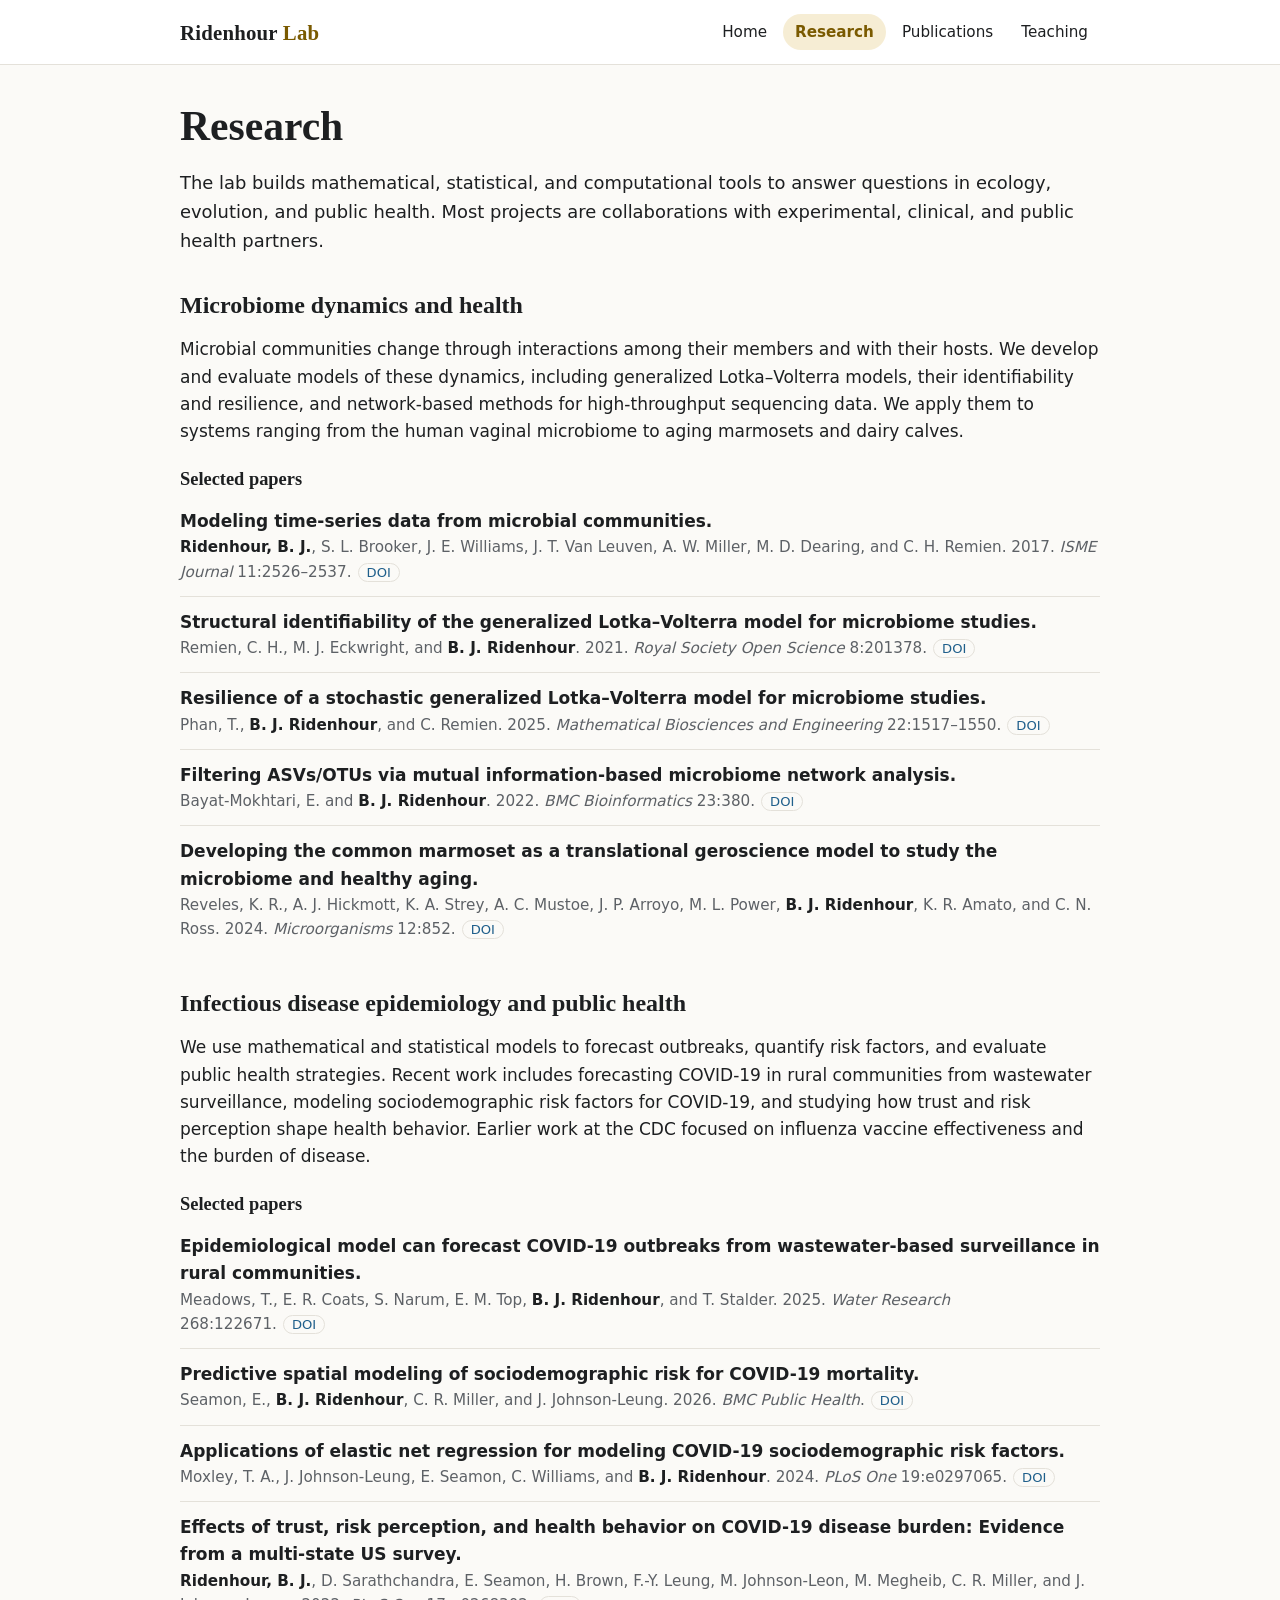
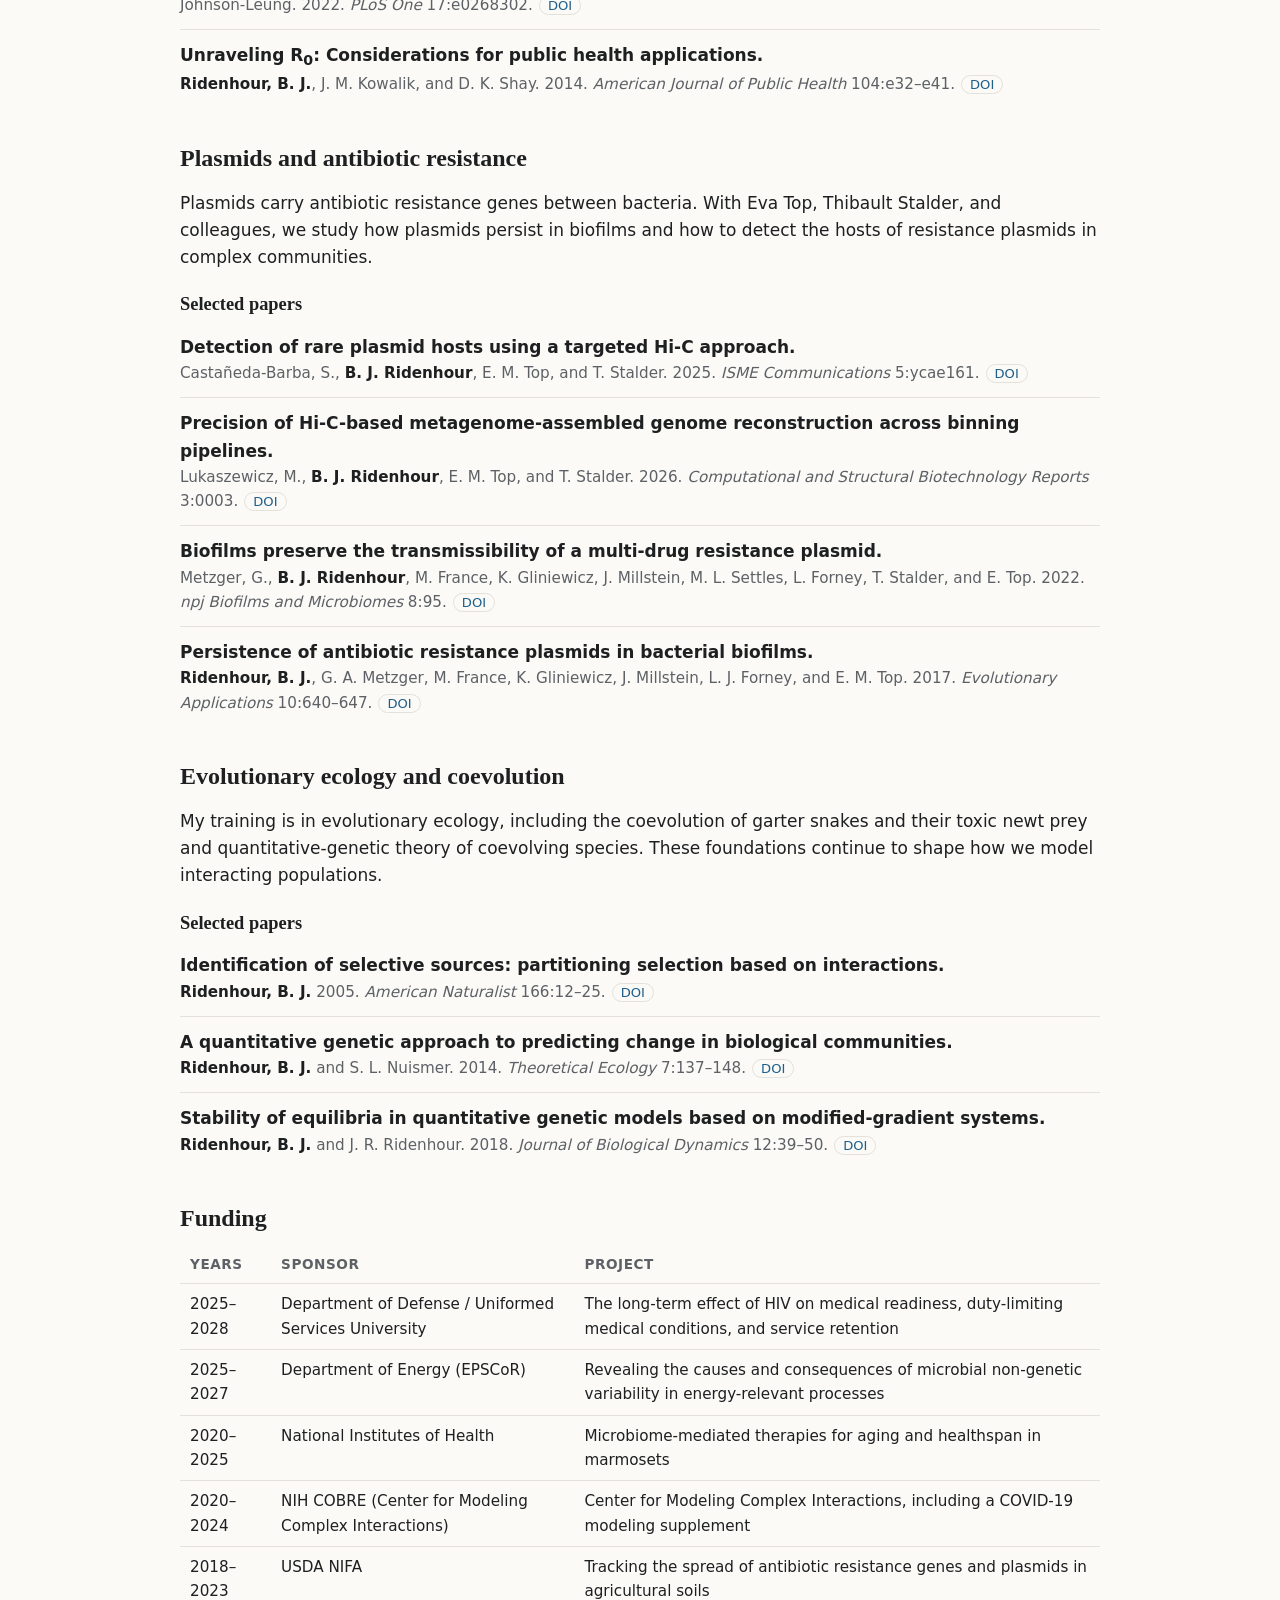
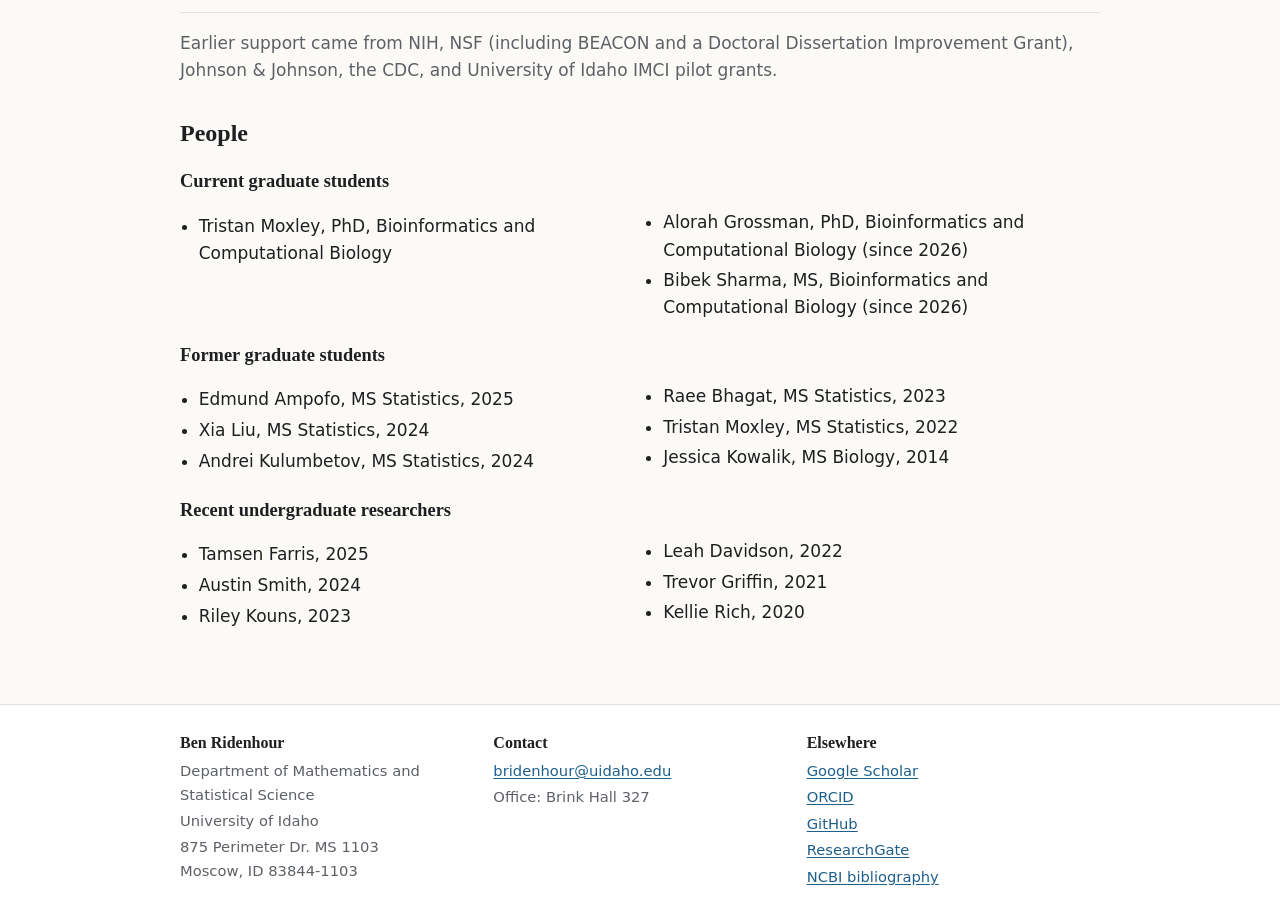
<file: research.html>
<!doctype html>
<html lang="en">
<head>
<meta charset="utf-8">
<meta name="viewport" content="width=device-width, initial-scale=1">
<title>Research · Ridenhour Lab</title>
<meta name="description" content="Research themes, funding, and people in the Ridenhour Lab at the University of Idaho.">
<meta property="og:title" content="Research · Ridenhour Lab">
<meta property="og:description" content="Research themes, funding, and people in the Ridenhour Lab at the University of Idaho.">
<meta property="og:type" content="website">
<meta property="og:url" content="https://ridenhourlab.org/research.html">
<link rel="canonical" href="https://ridenhourlab.org/research.html">
<link rel="icon" href="assets/favicon.svg" type="image/svg+xml">
<link rel="stylesheet" href="assets/style.css">
</head>
<body>
<a class="skip" href="#main">Skip to content</a>
<header class="site-header">
  <div class="wrap">
    <a class="brand" href="./">Ridenhour <span>Lab</span></a>
    <nav aria-label="Main">
      <ul>
        <li><a href="./">Home</a></li>
        <li><a href="research.html" aria-current="page">Research</a></li>
        <li><a href="publications.html">Publications</a></li>
        <li><a href="teaching.html">Teaching</a></li>
      </ul>
    </nav>
  </div>
</header>
<main id="main">
  <div class="wrap">
<h1>Research</h1>
<p class="lede">The lab builds mathematical, statistical, and computational tools to answer questions in ecology, evolution, and public health. Most projects are collaborations with experimental, clinical, and public health partners.</p>

<section id="microbiome">
<h2>Microbiome dynamics and health</h2>
<p>Microbial communities change through interactions among their members and with their hosts. We develop and evaluate models of these dynamics, including generalized Lotka–Volterra models, their identifiability and resilience, and network-based methods for high-throughput sequencing data. We apply them to systems ranging from the human vaginal microbiome to aging marmosets and dairy calves.</p>
<h3>Selected papers</h3>
<ul class="pubs">
<li class="pub" data-type="article" data-year="2017"><div class="title">Modeling time-series data from microbial communities.</div><div class="meta"><span class="authors"><span class="me">Ridenhour, B. J.</span>, S. L. Brooker, J. E. Williams, J. T. Van Leuven, A. W. Miller, M. D. Dearing, and C. H. Remien</span>. 2017. <span class="venue">ISME Journal</span> 11:2526–2537.<a class="doi" href="https://doi.org/10.1038/ismej.2017.107">DOI</a><span class="altmetric-embed" data-badge-type="4" data-badge-popover="right" data-hide-no-mentions="true" data-doi="10.1038/ismej.2017.107"></span><span class="altmetric-embed" data-badge-type="4" data-badge-popover="right" data-hide-no-mentions="true" data-doi="10.1101/071449"></span></div></li>
<li class="pub" data-type="article" data-year="2021"><div class="title">Structural identifiability of the generalized Lotka–Volterra model for microbiome studies.</div><div class="meta"><span class="authors">Remien, C. H., M. J. Eckwright, and <span class="me">B. J. Ridenhour</span></span>. 2021. <span class="venue">Royal Society Open Science</span> 8:201378.<a class="doi" href="https://doi.org/10.1098/rsos.201378">DOI</a><span class="altmetric-embed" data-badge-type="4" data-badge-popover="right" data-hide-no-mentions="true" data-doi="10.1098/rsos.201378"></span></div></li>
<li class="pub" data-type="article" data-year="2025"><div class="title">Resilience of a stochastic generalized Lotka–Volterra model for microbiome studies.</div><div class="meta"><span class="authors">Phan, T., <span class="me">B. J. Ridenhour</span>, and C. Remien</span>. 2025. <span class="venue">Mathematical Biosciences and Engineering</span> 22:1517–1550.<a class="doi" href="https://doi.org/10.3934/mbe.2025056">DOI</a><span class="altmetric-embed" data-badge-type="4" data-badge-popover="right" data-hide-no-mentions="true" data-doi="10.3934/mbe.2025056"></span></div></li>
<li class="pub" data-type="article" data-year="2022"><div class="title">Filtering ASVs/OTUs via mutual information-based microbiome network analysis.</div><div class="meta"><span class="authors">Bayat-Mokhtari, E. and <span class="me">B. J. Ridenhour</span></span>. 2022. <span class="venue">BMC Bioinformatics</span> 23:380.<a class="doi" href="https://doi.org/10.1186/s12859-022-04919-0">DOI</a><span class="altmetric-embed" data-badge-type="4" data-badge-popover="right" data-hide-no-mentions="true" data-doi="10.1186/s12859-022-04919-0"></span></div></li>
<li class="pub" data-type="article" data-year="2024"><div class="title">Developing the common marmoset as a translational geroscience model to study the microbiome and healthy aging.</div><div class="meta"><span class="authors">Reveles, K. R., A. J. Hickmott, K. A. Strey, A. C. Mustoe, J. P. Arroyo, M. L. Power, <span class="me">B. J. Ridenhour</span>, K. R. Amato, and C. N. Ross</span>. 2024. <span class="venue">Microorganisms</span> 12:852.<a class="doi" href="https://doi.org/10.3390/microorganisms12050852">DOI</a><span class="altmetric-embed" data-badge-type="4" data-badge-popover="right" data-hide-no-mentions="true" data-doi="10.3390/microorganisms12050852"></span></div></li>
</ul>
</section>

<section id="epidemiology">
<h2>Infectious disease epidemiology and public health</h2>
<p>We use mathematical and statistical models to forecast outbreaks, quantify risk factors, and evaluate public health strategies. Recent work includes forecasting COVID-19 in rural communities from wastewater surveillance, modeling sociodemographic risk factors for COVID-19, and studying how trust and risk perception shape health behavior. Earlier work at the CDC focused on influenza vaccine effectiveness and the burden of disease.</p>
<h3>Selected papers</h3>
<ul class="pubs">
<li class="pub" data-type="article" data-year="2025"><div class="title">Epidemiological model can forecast COVID-19 outbreaks from wastewater-based surveillance in rural communities.</div><div class="meta"><span class="authors">Meadows, T., E. R. Coats, S. Narum, E. M. Top, <span class="me">B. J. Ridenhour</span>, and T. Stalder</span>. 2025. <span class="venue">Water Research</span> 268:122671.<a class="doi" href="https://doi.org/10.1016/j.watres.2024.122671">DOI</a><span class="altmetric-embed" data-badge-type="4" data-badge-popover="right" data-hide-no-mentions="true" data-doi="10.1016/j.watres.2024.122671"></span></div></li>
<li class="pub" data-type="article" data-year="2026"><div class="title">Predictive spatial modeling of sociodemographic risk for COVID-19 mortality.</div><div class="meta"><span class="authors">Seamon, E., <span class="me">B. J. Ridenhour</span>, C. R. Miller, and J. Johnson-Leung</span>. 2026. <span class="venue">BMC Public Health</span>.<a class="doi" href="https://doi.org/10.1186/s12889-026-29313-w">DOI</a><span class="altmetric-embed" data-badge-type="4" data-badge-popover="right" data-hide-no-mentions="true" data-doi="10.1186/s12889-026-29313-w"></span></div></li>
<li class="pub" data-type="article" data-year="2024"><div class="title">Applications of elastic net regression for modeling COVID-19 sociodemographic risk factors.</div><div class="meta"><span class="authors">Moxley, T. A., J. Johnson-Leung, E. Seamon, C. Williams, and <span class="me">B. J. Ridenhour</span></span>. 2024. <span class="venue">PLoS One</span> 19:e0297065.<a class="doi" href="https://doi.org/10.1371/journal.pone.0297065">DOI</a><span class="altmetric-embed" data-badge-type="4" data-badge-popover="right" data-hide-no-mentions="true" data-doi="10.1371/journal.pone.0297065"></span></div></li>
<li class="pub" data-type="article" data-year="2022"><div class="title">Effects of trust, risk perception, and health behavior on COVID-19 disease burden: Evidence from a multi-state US survey.</div><div class="meta"><span class="authors"><span class="me">Ridenhour, B. J.</span>, D. Sarathchandra, E. Seamon, H. Brown, F.-Y. Leung, M. Johnson-Leon, M. Megheib, C. R. Miller, and J. Johnson-Leung</span>. 2022. <span class="venue">PLoS One</span> 17:e0268302.<a class="doi" href="https://doi.org/10.1371/journal.pone.0268302">DOI</a><span class="altmetric-embed" data-badge-type="4" data-badge-popover="right" data-hide-no-mentions="true" data-doi="10.1371/journal.pone.0268302"></span></div></li>
<li class="pub" data-type="article" data-year="2014"><div class="title">Unraveling R<sub>0</sub>: Considerations for public health applications.</div><div class="meta"><span class="authors"><span class="me">Ridenhour, B. J.</span>, J. M. Kowalik, and D. K. Shay</span>. 2014. <span class="venue">American Journal of Public Health</span> 104:e32–e41.<a class="doi" href="https://doi.org/10.2105/AJPH.2013.301704">DOI</a><span class="altmetric-embed" data-badge-type="4" data-badge-popover="right" data-hide-no-mentions="true" data-doi="10.2105/AJPH.2013.301704"></span></div></li>
</ul>
</section>

<section id="plasmids">
<h2>Plasmids and antibiotic resistance</h2>
<p>Plasmids carry antibiotic resistance genes between bacteria. With Eva Top, Thibault Stalder, and colleagues, we study how plasmids persist in biofilms and how to detect the hosts of resistance plasmids in complex communities.</p>
<h3>Selected papers</h3>
<ul class="pubs">
<li class="pub" data-type="article" data-year="2025"><div class="title">Detection of rare plasmid hosts using a targeted Hi-C approach.</div><div class="meta"><span class="authors">Castañeda-Barba, S., <span class="me">B. J. Ridenhour</span>, E. M. Top, and T. Stalder</span>. 2025. <span class="venue">ISME Communications</span> 5:ycae161.<a class="doi" href="https://doi.org/10.1093/ismeco/ycae161">DOI</a><span class="altmetric-embed" data-badge-type="4" data-badge-popover="right" data-hide-no-mentions="true" data-doi="10.1093/ismeco/ycae161"></span></div></li>
<li class="pub" data-type="article" data-year="2026"><div class="title">Precision of Hi-C-based metagenome-assembled genome reconstruction across binning pipelines.</div><div class="meta"><span class="authors">Lukaszewicz, M., <span class="me">B. J. Ridenhour</span>, E. M. Top, and T. Stalder</span>. 2026. <span class="venue">Computational and Structural Biotechnology Reports</span> 3:0003.<a class="doi" href="https://doi.org/10.34133/csbr.0003">DOI</a><span class="altmetric-embed" data-badge-type="4" data-badge-popover="right" data-hide-no-mentions="true" data-doi="10.34133/csbr.0003"></span></div></li>
<li class="pub" data-type="article" data-year="2022"><div class="title">Biofilms preserve the transmissibility of a multi-drug resistance plasmid.</div><div class="meta"><span class="authors">Metzger, G., <span class="me">B. J. Ridenhour</span>, M. France, K. Gliniewicz, J. Millstein, M. L. Settles, L. Forney, T. Stalder, and E. Top</span>. 2022. <span class="venue">npj Biofilms and Microbiomes</span> 8:95.<a class="doi" href="https://doi.org/10.1038/s41522-022-00357-1">DOI</a><span class="altmetric-embed" data-badge-type="4" data-badge-popover="right" data-hide-no-mentions="true" data-doi="10.1038/s41522-022-00357-1"></span></div></li>
<li class="pub" data-type="article" data-year="2017"><div class="title">Persistence of antibiotic resistance plasmids in bacterial biofilms.</div><div class="meta"><span class="authors"><span class="me">Ridenhour, B. J.</span>, G. A. Metzger, M. France, K. Gliniewicz, J. Millstein, L. J. Forney, and E. M. Top</span>. 2017. <span class="venue">Evolutionary Applications</span> 10:640–647.<a class="doi" href="https://doi.org/10.1111/eva.12480">DOI</a><span class="altmetric-embed" data-badge-type="4" data-badge-popover="right" data-hide-no-mentions="true" data-doi="10.1111/eva.12480"></span><span class="altmetric-embed" data-badge-type="4" data-badge-popover="right" data-hide-no-mentions="true" data-doi="10.1101/098368"></span></div></li>
</ul>
</section>

<section id="coevolution">
<h2>Evolutionary ecology and coevolution</h2>
<p>My training is in evolutionary ecology, including the coevolution of garter snakes and their toxic newt prey and quantitative-genetic theory of coevolving species. These foundations continue to shape how we model interacting populations.</p>
<h3>Selected papers</h3>
<ul class="pubs">
<li class="pub" data-type="article" data-year="2005"><div class="title">Identification of selective sources: partitioning selection based on interactions.</div><div class="meta"><span class="authors"><span class="me">Ridenhour, B. J.</span></span> 2005. <span class="venue">American Naturalist</span> 166:12–25.<a class="doi" href="https://doi.org/10.1086/430524">DOI</a><span class="altmetric-embed" data-badge-type="4" data-badge-popover="right" data-hide-no-mentions="true" data-doi="10.1086/430524"></span></div></li>
<li class="pub" data-type="article" data-year="2014"><div class="title">A quantitative genetic approach to predicting change in biological communities.</div><div class="meta"><span class="authors"><span class="me">Ridenhour, B. J.</span> and S. L. Nuismer</span>. 2014. <span class="venue">Theoretical Ecology</span> 7:137–148.<a class="doi" href="https://doi.org/10.1007/s12080-013-0206-4">DOI</a><span class="altmetric-embed" data-badge-type="4" data-badge-popover="right" data-hide-no-mentions="true" data-doi="10.1007/s12080-013-0206-4"></span></div></li>
<li class="pub" data-type="article" data-year="2018"><div class="title">Stability of equilibria in quantitative genetic models based on modified-gradient systems.</div><div class="meta"><span class="authors"><span class="me">Ridenhour, B. J.</span> and J. R. Ridenhour</span>. 2018. <span class="venue">Journal of Biological Dynamics</span> 12:39–50.<a class="doi" href="https://doi.org/10.1080/17513758.2017.1400598">DOI</a><span class="altmetric-embed" data-badge-type="4" data-badge-popover="right" data-hide-no-mentions="true" data-doi="10.1080/17513758.2017.1400598"></span></div></li>
</ul>
</section>

<h2 id="funding">Funding</h2>
<div class="table-scroll">
<table class="simple">
<thead><tr><th>Years</th><th>Sponsor</th><th>Project</th></tr></thead>
<tbody>
<tr><td>2025–2028</td><td>Department of Defense / Uniformed Services University</td><td>The long-term effect of HIV on medical readiness, duty-limiting medical conditions, and service retention</td></tr>
<tr><td>2025–2027</td><td>Department of Energy (EPSCoR)</td><td>Revealing the causes and consequences of microbial non-genetic variability in energy-relevant processes</td></tr>
<tr><td>2020–2025</td><td>National Institutes of Health</td><td>Microbiome-mediated therapies for aging and healthspan in marmosets</td></tr>
<tr><td>2020–2024</td><td>NIH COBRE (Center for Modeling Complex Interactions)</td><td>Center for Modeling Complex Interactions, including a COVID-19 modeling supplement</td></tr>
<tr><td>2018–2023</td><td>USDA NIFA</td><td>Tracking the spread of antibiotic resistance genes and plasmids in agricultural soils</td></tr>
</tbody>
</table>
</div>
<p class="muted">Earlier support came from NIH, NSF (including BEACON and a Doctoral Dissertation Improvement Grant), Johnson &amp; Johnson, the CDC, and University of Idaho IMCI pilot grants.</p>

<h2 id="people">People</h2>
<h3>Current graduate students</h3>
<ul class="people">
  <li>Tristan Moxley, PhD, Bioinformatics and Computational Biology</li>
  <li>Alorah Grossman, PhD, Bioinformatics and Computational Biology (since 2026)</li>
  <li>Bibek Sharma, MS, Bioinformatics and Computational Biology (since 2026)</li>
</ul>
<h3>Former graduate students</h3>
<ul class="people">
  <li>Edmund Ampofo, MS Statistics, 2025</li>
  <li>Xia Liu, MS Statistics, 2024</li>
  <li>Andrei Kulumbetov, MS Statistics, 2024</li>
  <li>Raee Bhagat, MS Statistics, 2023</li>
  <li>Tristan Moxley, MS Statistics, 2022</li>
  <li>Jessica Kowalik, MS Biology, 2014</li>
</ul>
<h3>Recent undergraduate researchers</h3>
<ul class="people">
  <li>Tamsen Farris, 2025</li>
  <li>Austin Smith, 2024</li>
  <li>Riley Kouns, 2023</li>
  <li>Leah Davidson, 2022</li>
  <li>Trevor Griffin, 2021</li>
  <li>Kellie Rich, 2020</li>
</ul>
  </div>
</main>
<footer class="site-footer">
  <div class="wrap">
    <div>
      <h2>Ben Ridenhour</h2>
      <p>Department of Mathematics and Statistical Science</p>
      <p>University of Idaho</p>
      <p>875 Perimeter Dr. MS 1103<br>Moscow, ID 83844-1103</p>
    </div>
    <div>
      <h2>Contact</h2>
      <p><a href="mailto:bridenhour@uidaho.edu">bridenhour@uidaho.edu</a></p>
      <p>Office: Brink Hall 327</p>
    </div>
    <div>
      <h2>Elsewhere</h2>
      <ul>
        <li><a href="https://scholar.google.com/citations?hl=en&amp;user=3RJv6XwAAAAJ">Google Scholar</a></li>
        <li><a href="https://orcid.org/0000-0001-8271-4629">ORCID</a></li>
        <li><a href="https://github.com/magbenji">GitHub</a></li>
        <li><a href="https://www.researchgate.net/profile/Benjamin_Ridenhour">ResearchGate</a></li>
        <li><a href="https://www.ncbi.nlm.nih.gov/sites/myncbi/benjamin.ridenhour.1/bibliography/48151516/public/?sort=date&amp;direction=descending">NCBI bibliography</a></li>
      </ul>
    </div>
  </div>
</footer>
<script async src="https://d1bxh8uas1mnw7.cloudfront.net/assets/embed.js"></script>
</body>
</html>
</file>
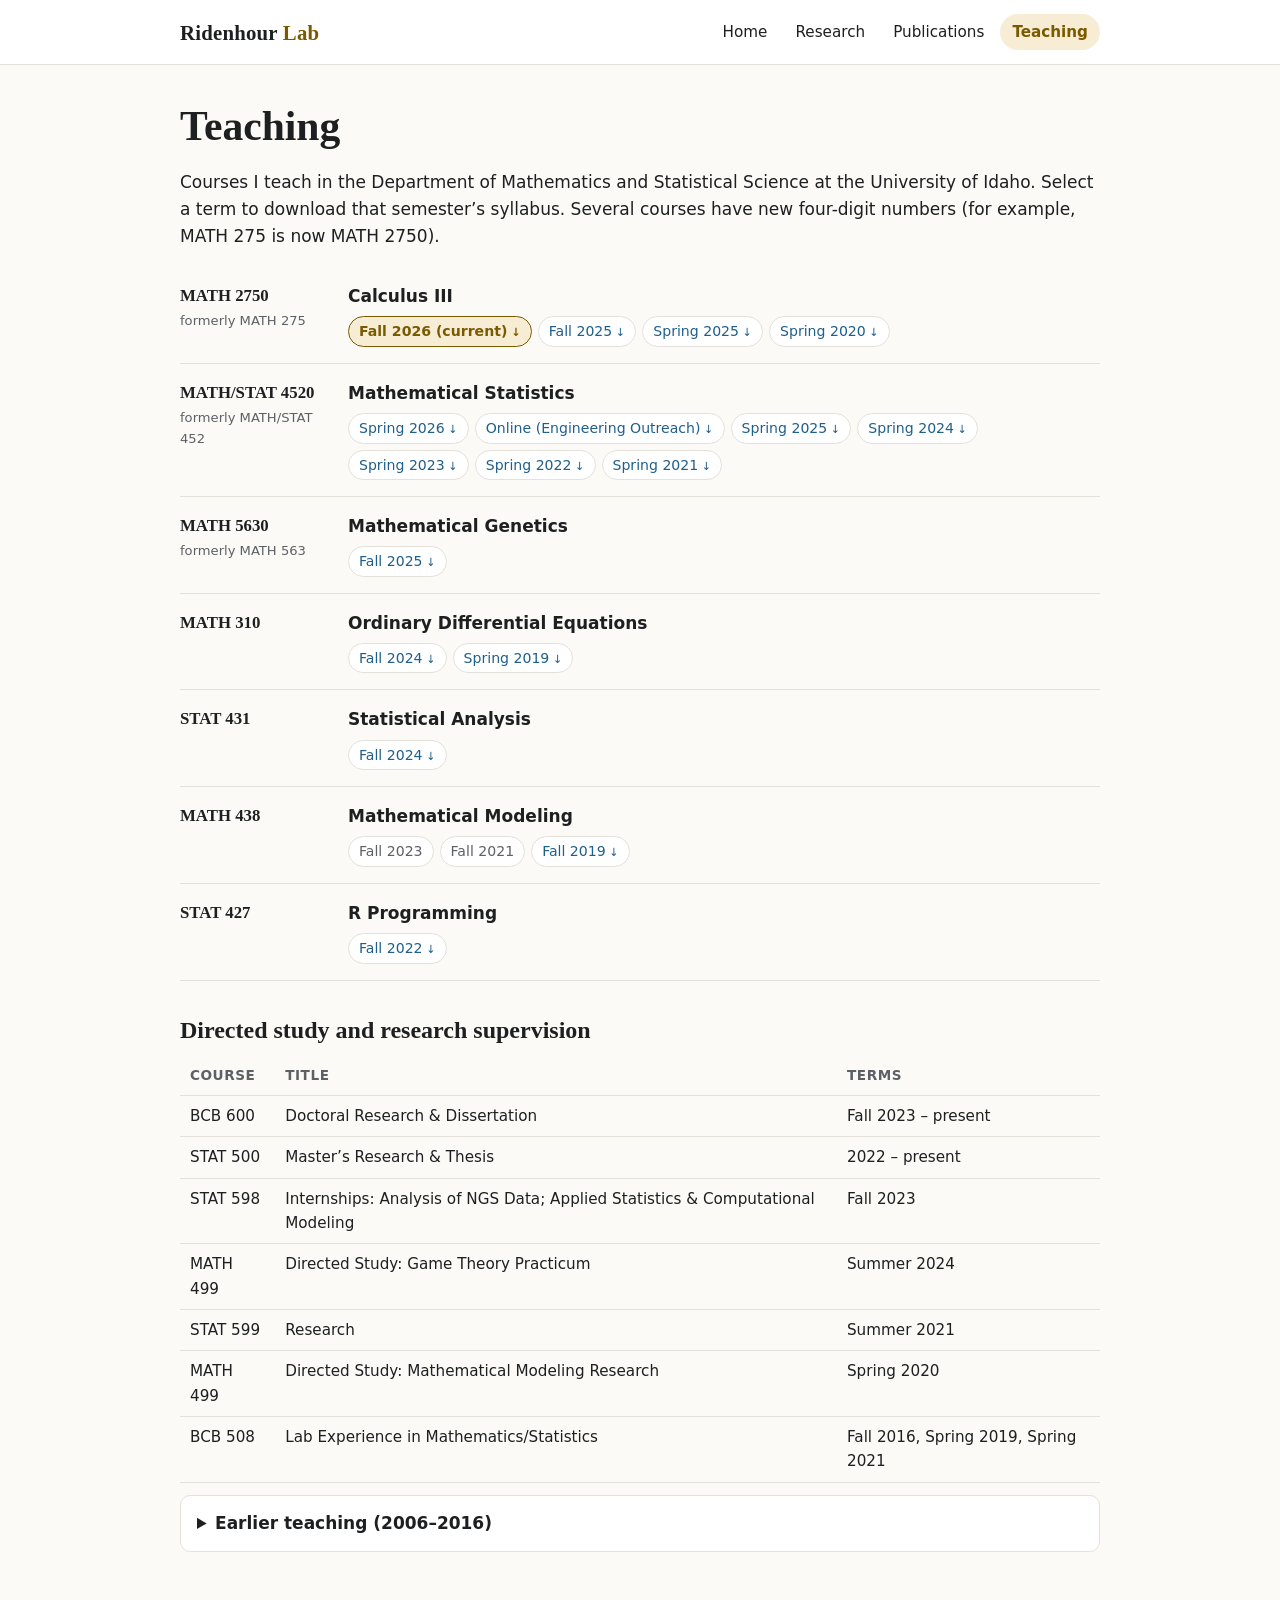
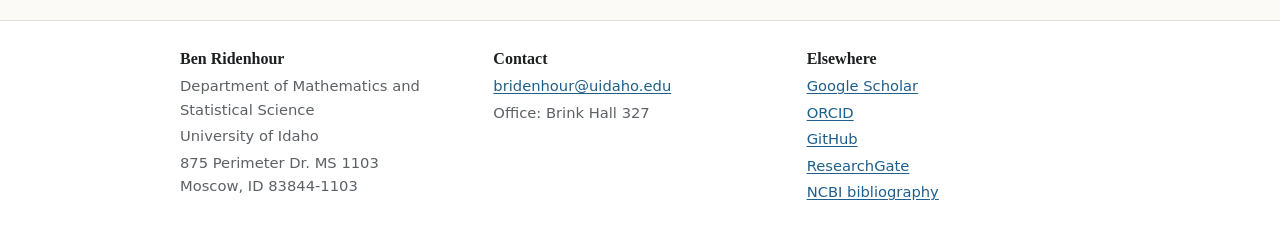
<file: teaching.html>
<!doctype html>
<html lang="en">
<head>
<meta charset="utf-8">
<meta name="viewport" content="width=device-width, initial-scale=1">
<title>Teaching · Ridenhour Lab</title>
<meta name="description" content="Courses taught by Ben Ridenhour at the University of Idaho, with syllabi.">
<meta property="og:title" content="Teaching · Ridenhour Lab">
<meta property="og:description" content="Courses taught by Ben Ridenhour at the University of Idaho, with syllabi.">
<meta property="og:type" content="website">
<meta property="og:url" content="https://ridenhourlab.org/teaching.html">
<link rel="canonical" href="https://ridenhourlab.org/teaching.html">
<link rel="icon" href="assets/favicon.svg" type="image/svg+xml">
<link rel="stylesheet" href="assets/style.css">
</head>
<body>
<a class="skip" href="#main">Skip to content</a>
<header class="site-header">
  <div class="wrap">
    <a class="brand" href="./">Ridenhour <span>Lab</span></a>
    <nav aria-label="Main">
      <ul>
        <li><a href="./">Home</a></li>
        <li><a href="research.html">Research</a></li>
        <li><a href="publications.html">Publications</a></li>
        <li><a href="teaching.html" aria-current="page">Teaching</a></li>
      </ul>
    </nav>
  </div>
</header>
<main id="main">
  <div class="wrap">
<h1>Teaching</h1>
<p>Courses I teach in the Department of Mathematics and Statistical Science at the University of Idaho. Select a term to download that semester’s syllabus. Several courses have new four-digit numbers (for example, MATH 275 is now MATH 2750).</p>
<div class="course"><div class="code">MATH 2750<span class="formerly">formerly MATH 275</span></div><div><div class="ctitle">Calculus III</div><ul class="terms"><li class="now"><a href="syllabi/math2750-fall2026.pdf" title="Download syllabus (PDF)">Fall 2026 (current)</a></li><li><a href="syllabi/math275-fall2025.pdf" title="Download syllabus (PDF)">Fall 2025</a></li><li><a href="syllabi/math275-spring2025.pdf" title="Download syllabus (PDF)">Spring 2025</a></li><li><a href="syllabi/math275-spring2020.pdf" title="Download syllabus (PDF)">Spring 2020</a></li></ul></div></div>
<div class="course"><div class="code">MATH/STAT 4520<span class="formerly">formerly MATH/STAT 452</span></div><div><div class="ctitle">Mathematical Statistics</div><ul class="terms"><li><a href="syllabi/math4520-spring2026.pdf" title="Download syllabus (PDF)">Spring 2026</a></li><li><a href="syllabi/math4520-online.pdf" title="Download syllabus (PDF)">Online (Engineering Outreach)</a></li><li><a href="syllabi/math452-spring2025.pdf" title="Download syllabus (PDF)">Spring 2025</a></li><li><a href="syllabi/math452-spring2024.pdf" title="Download syllabus (PDF)">Spring 2024</a></li><li><a href="syllabi/math452-spring2023.pdf" title="Download syllabus (PDF)">Spring 2023</a></li><li><a href="syllabi/math452-spring2022.pdf" title="Download syllabus (PDF)">Spring 2022</a></li><li><a href="syllabi/math452-spring2021.pdf" title="Download syllabus (PDF)">Spring 2021</a></li></ul></div></div>
<div class="course"><div class="code">MATH 5630<span class="formerly">formerly MATH 563</span></div><div><div class="ctitle">Mathematical Genetics</div><ul class="terms"><li><a href="syllabi/math563-fall2025.pdf" title="Download syllabus (PDF)">Fall 2025</a></li></ul></div></div>
<div class="course"><div class="code">MATH 310</div><div><div class="ctitle">Ordinary Differential Equations</div><ul class="terms"><li><a href="syllabi/math310-fall2024.pdf" title="Download syllabus (PDF)">Fall 2024</a></li><li><a href="syllabi/math310-spring2019.pdf" title="Download syllabus (PDF)">Spring 2019</a></li></ul></div></div>
<div class="course"><div class="code">STAT 431</div><div><div class="ctitle">Statistical Analysis</div><ul class="terms"><li><a href="syllabi/stat431-fall2024.pdf" title="Download syllabus (PDF)">Fall 2024</a></li></ul></div></div>
<div class="course"><div class="code">MATH 438</div><div><div class="ctitle">Mathematical Modeling</div><ul class="terms"><li><span>Fall 2023</span></li><li><span>Fall 2021</span></li><li><a href="syllabi/math438-fall2019.pdf" title="Download syllabus (PDF)">Fall 2019</a></li></ul></div></div>
<div class="course"><div class="code">STAT 427</div><div><div class="ctitle">R Programming</div><ul class="terms"><li><a href="syllabi/stat427-fall2022.pdf" title="Download syllabus (PDF)">Fall 2022</a></li></ul></div></div>
<h2>Directed study and research supervision</h2>
<div class="table-scroll"><table class="simple"><thead><tr><th>Course</th><th>Title</th><th>Terms</th></tr></thead><tbody><tr><td>BCB 600</td><td>Doctoral Research & Dissertation</td><td>Fall 2023 – present</td></tr><tr><td>STAT 500</td><td>Master’s Research & Thesis</td><td>2022 – present</td></tr><tr><td>STAT 598</td><td>Internships: Analysis of NGS Data; Applied Statistics & Computational Modeling</td><td>Fall 2023</td></tr><tr><td>MATH 499</td><td>Directed Study: Game Theory Practicum</td><td>Summer 2024</td></tr><tr><td>STAT 599</td><td>Research</td><td>Summer 2021</td></tr><tr><td>MATH 499</td><td>Directed Study: Mathematical Modeling Research</td><td>Spring 2020</td></tr><tr><td>BCB 508</td><td>Lab Experience in Mathematics/Statistics</td><td>Fall 2016, Spring 2019, Spring 2021</td></tr></tbody></table></div>
<details>
  <summary>Earlier teaching (2006–2016)</summary>
  <div class="table-scroll"><table class="simple"><thead><tr><th>Course</th><th>Title</th><th>Institution</th><th>Terms</th></tr></thead><tbody><tr><td>BIOL 501</td><td>The Evolution of Infectious Disease</td><td>University of Idaho</td><td>Spring 2016</td></tr><tr><td>BIOS 40427</td><td>Epidemiology and Ecology of Infectious Diseases</td><td>University of Notre Dame</td><td>Spring 2011, 2012, 2013</td></tr><tr><td>BIOS 60578</td><td>Computational Biology</td><td>University of Notre Dame</td><td>Fall 2012</td></tr><tr><td>BIOS 60569</td><td>Evolution and Ecology of Infectious Diseases</td><td>University of Notre Dame</td><td>Fall 2011</td></tr><tr><td>BIOS 60578</td><td>Linear Algebra for Biologists</td><td>University of Notre Dame</td><td>Fall 2011</td></tr><tr><td>BIOL 504</td><td>Modeling Evolutionary Dynamics</td><td>University of Idaho</td><td>Spring 2007</td></tr><tr><td>MBIOS 301</td><td>Genetics</td><td>Washington State University</td><td>Spring 2006</td></tr></tbody></table></div>
</details>
  </div>
</main>
<footer class="site-footer">
  <div class="wrap">
    <div>
      <h2>Ben Ridenhour</h2>
      <p>Department of Mathematics and Statistical Science</p>
      <p>University of Idaho</p>
      <p>875 Perimeter Dr. MS 1103<br>Moscow, ID 83844-1103</p>
    </div>
    <div>
      <h2>Contact</h2>
      <p><a href="mailto:bridenhour@uidaho.edu">bridenhour@uidaho.edu</a></p>
      <p>Office: Brink Hall 327</p>
    </div>
    <div>
      <h2>Elsewhere</h2>
      <ul>
        <li><a href="https://scholar.google.com/citations?hl=en&amp;user=3RJv6XwAAAAJ">Google Scholar</a></li>
        <li><a href="https://orcid.org/0000-0001-8271-4629">ORCID</a></li>
        <li><a href="https://github.com/magbenji">GitHub</a></li>
        <li><a href="https://www.researchgate.net/profile/Benjamin_Ridenhour">ResearchGate</a></li>
        <li><a href="https://www.ncbi.nlm.nih.gov/sites/myncbi/benjamin.ridenhour.1/bibliography/48151516/public/?sort=date&amp;direction=descending">NCBI bibliography</a></li>
      </ul>
    </div>
  </div>
</footer>

</body>
</html>
</file>
<file: assets/style.css>
/* Ridenhour Lab — site styles */
:root{
  --bg:#fbfaf7; --surface:#ffffff; --text:#1d1f21; --muted:#5d6166; --line:#e4e1da;
  --accent:#7a5a00; --accent-soft:#f6edd4; --link:#1f5f8b; --mark:#fff1b8;
  --serif:"Iowan Old Style","Charter","Palatino Linotype",Palatino,Georgia,serif;
  --sans:system-ui,-apple-system,"Segoe UI",Roboto,"Helvetica Neue",Arial,sans-serif;
  --max:960px; --radius:10px;
}
@media (prefers-color-scheme: dark){
  :root{--bg:#141517;--surface:#1c1e21;--text:#e8e6e1;--muted:#a3a6ab;--line:#2e3135;
        --accent:#f1b300;--accent-soft:#2b2617;--link:#7cc0f0;--mark:#4a3f12;}
}
*{box-sizing:border-box}
html{-webkit-text-size-adjust:100%}
body{margin:0;background:var(--bg);color:var(--text);font:17px/1.6 var(--sans)}
a{color:var(--link);text-underline-offset:2px}
a:hover{text-decoration-thickness:2px}
img{max-width:100%;height:auto}
h1,h2,h3{font-family:var(--serif);line-height:1.2;font-weight:600}
h1{font-size:clamp(1.9rem,4vw,2.6rem);margin:.2em 0 .3em}
h2{font-size:1.5rem;margin:2.2rem 0 .8rem}
h3{font-size:1.15rem;margin:1.4rem 0 .4rem}
.wrap{max-width:var(--max);margin:0 auto;padding:0 20px}
.skip{position:absolute;left:-999px}.skip:focus{left:12px;top:12px;background:var(--surface);padding:8px 12px;z-index:10}

/* header */
.site-header{border-bottom:1px solid var(--line);background:var(--surface)}
.site-header .wrap{display:flex;align-items:center;justify-content:space-between;gap:16px;flex-wrap:wrap;padding-top:14px;padding-bottom:14px}
.brand{font-family:var(--serif);font-size:1.3rem;font-weight:700;color:var(--text);text-decoration:none;letter-spacing:.01em}
.brand span{color:var(--accent)}
nav ul{list-style:none;margin:0;padding:0;display:flex;gap:4px;flex-wrap:wrap}
nav a{display:block;padding:6px 12px;border-radius:999px;color:var(--text);text-decoration:none;font-size:.95rem}
nav a:hover{background:var(--accent-soft)}
nav a[aria-current=page]{background:var(--accent-soft);color:var(--accent);font-weight:600}

main{padding:28px 0 56px}

/* home hero */
.hero{display:grid;grid-template-columns:1fr;gap:28px;align-items:center;margin-top:8px}
.hero.has-photo{grid-template-columns:minmax(0,1fr) 240px}
.hero .photo{width:240px;aspect-ratio:1;object-fit:cover;border-radius:50%;border:4px solid var(--surface);box-shadow:0 0 0 1px var(--line)}
.role{color:var(--muted);margin:0 0 1rem}
.lede{font-size:1.12rem}
.links{display:flex;flex-wrap:wrap;gap:8px;margin:14px 0 0;padding:0;list-style:none}
.btn{display:inline-block;padding:7px 14px;border:1px solid var(--line);border-radius:999px;background:var(--surface);color:var(--text);text-decoration:none;font-size:.92rem}
.btn:hover{border-color:var(--accent);color:var(--accent)}
.btn.primary{background:var(--accent);border-color:var(--accent);color:var(--surface)}
.btn.primary:hover{opacity:.9;color:var(--surface)}

.callout{background:var(--accent-soft);border-left:4px solid var(--accent);padding:16px 20px;border-radius:0 var(--radius) var(--radius) 0;margin:28px 0}
.callout h2{margin-top:0;font-size:1.2rem}
.callout p{margin:.4em 0}

.grid{display:grid;grid-template-columns:repeat(auto-fit,minmax(260px,1fr));gap:16px}
.card{background:var(--surface);border:1px solid var(--line);border-radius:var(--radius);padding:18px 20px}
.card h3{margin-top:0}
.card p{margin:.4em 0}
.card .more{font-size:.92rem;color:var(--muted)}

/* publications */
.pubs{list-style:none;margin:0;padding:0}
.pub{padding:12px 0;border-bottom:1px solid var(--line)}
.pub:last-child{border-bottom:0}
.pub .title{font-weight:600}
.pub .meta{color:var(--muted);font-size:.95rem}
.pub .me{font-weight:700;color:var(--text)}
.pub .venue{font-style:italic}
.pub a.doi{font-size:.82rem;margin-left:6px;padding:1px 8px;border:1px solid var(--line);border-radius:999px;text-decoration:none;white-space:nowrap}
.pub a.doi:hover{border-color:var(--link)}
.tag{font-size:.75rem;text-transform:uppercase;letter-spacing:.05em;color:var(--accent);margin-left:6px}
.year-group h2{position:sticky;top:0;background:var(--bg);padding:8px 0;margin:1.6rem 0 .2rem;border-bottom:2px solid var(--accent);font-size:1.25rem;z-index:1}
.toolbar{display:flex;flex-wrap:wrap;gap:10px;align-items:center;margin:8px 0 6px}
.toolbar input,.toolbar select{font:inherit;padding:8px 12px;border:1px solid var(--line);border-radius:8px;background:var(--surface);color:var(--text)}
.toolbar input{flex:1 1 260px}
.count{color:var(--muted);font-size:.92rem}
mark{background:var(--mark);color:inherit;padding:0 1px;border-radius:2px}

/* teaching */
.course{display:grid;grid-template-columns:150px minmax(0,1fr);gap:4px 18px;padding:16px 0;border-bottom:1px solid var(--line)}
.course .code{font-weight:700;font-family:var(--serif);font-size:1.05rem}
.course .formerly{display:block;font-weight:400;font-size:.82rem;color:var(--muted);font-family:var(--sans)}
.course .ctitle{font-weight:600;margin-bottom:6px}
.terms{display:flex;flex-wrap:wrap;gap:6px;list-style:none;margin:0;padding:0}
.terms li a,.terms li span{display:inline-block;font-size:.88rem;padding:3px 10px;border-radius:999px;border:1px solid var(--line);background:var(--surface);text-decoration:none}
.terms li span{color:var(--muted)}
.terms li a::after{content:" ↓";font-size:.8em}
.terms li.now a{border-color:var(--accent);background:var(--accent-soft);color:var(--accent);font-weight:600}
table.simple{width:100%;border-collapse:collapse;font-size:.95rem}
table.simple th,table.simple td{text-align:left;padding:8px 10px;border-bottom:1px solid var(--line);vertical-align:top}
table.simple th{font-weight:600;color:var(--muted);font-size:.85rem;text-transform:uppercase;letter-spacing:.04em}
details{margin:12px 0;border:1px solid var(--line);border-radius:var(--radius);background:var(--surface);padding:4px 16px}
details summary{cursor:pointer;font-weight:600;padding:10px 0}
.table-scroll{overflow-x:auto}

ul.plain{padding-left:1.1em}
ul.plain li{margin:.25em 0}
.people{columns:2 260px;column-gap:28px;padding-left:1.1em}
.people li{break-inside:avoid;margin:.2em 0}
.muted{color:var(--muted)}

/* footer */
.site-footer{border-top:1px solid var(--line);background:var(--surface);font-size:.92rem;color:var(--muted)}
.site-footer .wrap{display:grid;grid-template-columns:repeat(auto-fit,minmax(220px,1fr));gap:20px;padding-top:28px;padding-bottom:28px}
.site-footer h2{font-size:1rem;margin:0 0 .4rem;color:var(--text)}
.site-footer p{margin:.2em 0}
.site-footer ul{list-style:none;padding:0;margin:0}
.site-footer li{margin:.2em 0}

@media (max-width:640px){
  body{font-size:16px}
  .hero.has-photo{grid-template-columns:1fr}
  .hero .photo{width:160px;order:-1}
  .course{grid-template-columns:1fr}
  .site-header .wrap{flex-direction:column;align-items:flex-start;gap:6px}
  nav a{padding:5px 9px;font-size:.92rem}
  nav ul{gap:2px}
}
@media print{nav,.toolbar,.site-footer{display:none}a{color:inherit}}

/* Altmetric badges */
.pub .meta .altmetric-embed{display:inline-block;vertical-align:middle;margin:0 0 0 10px !important;line-height:0}
.pub .meta a.doi{margin-right:2px}
.pub .altmetric-embed:empty{display:none}
.pub .altmetric-embed img{vertical-align:middle}
</file>
